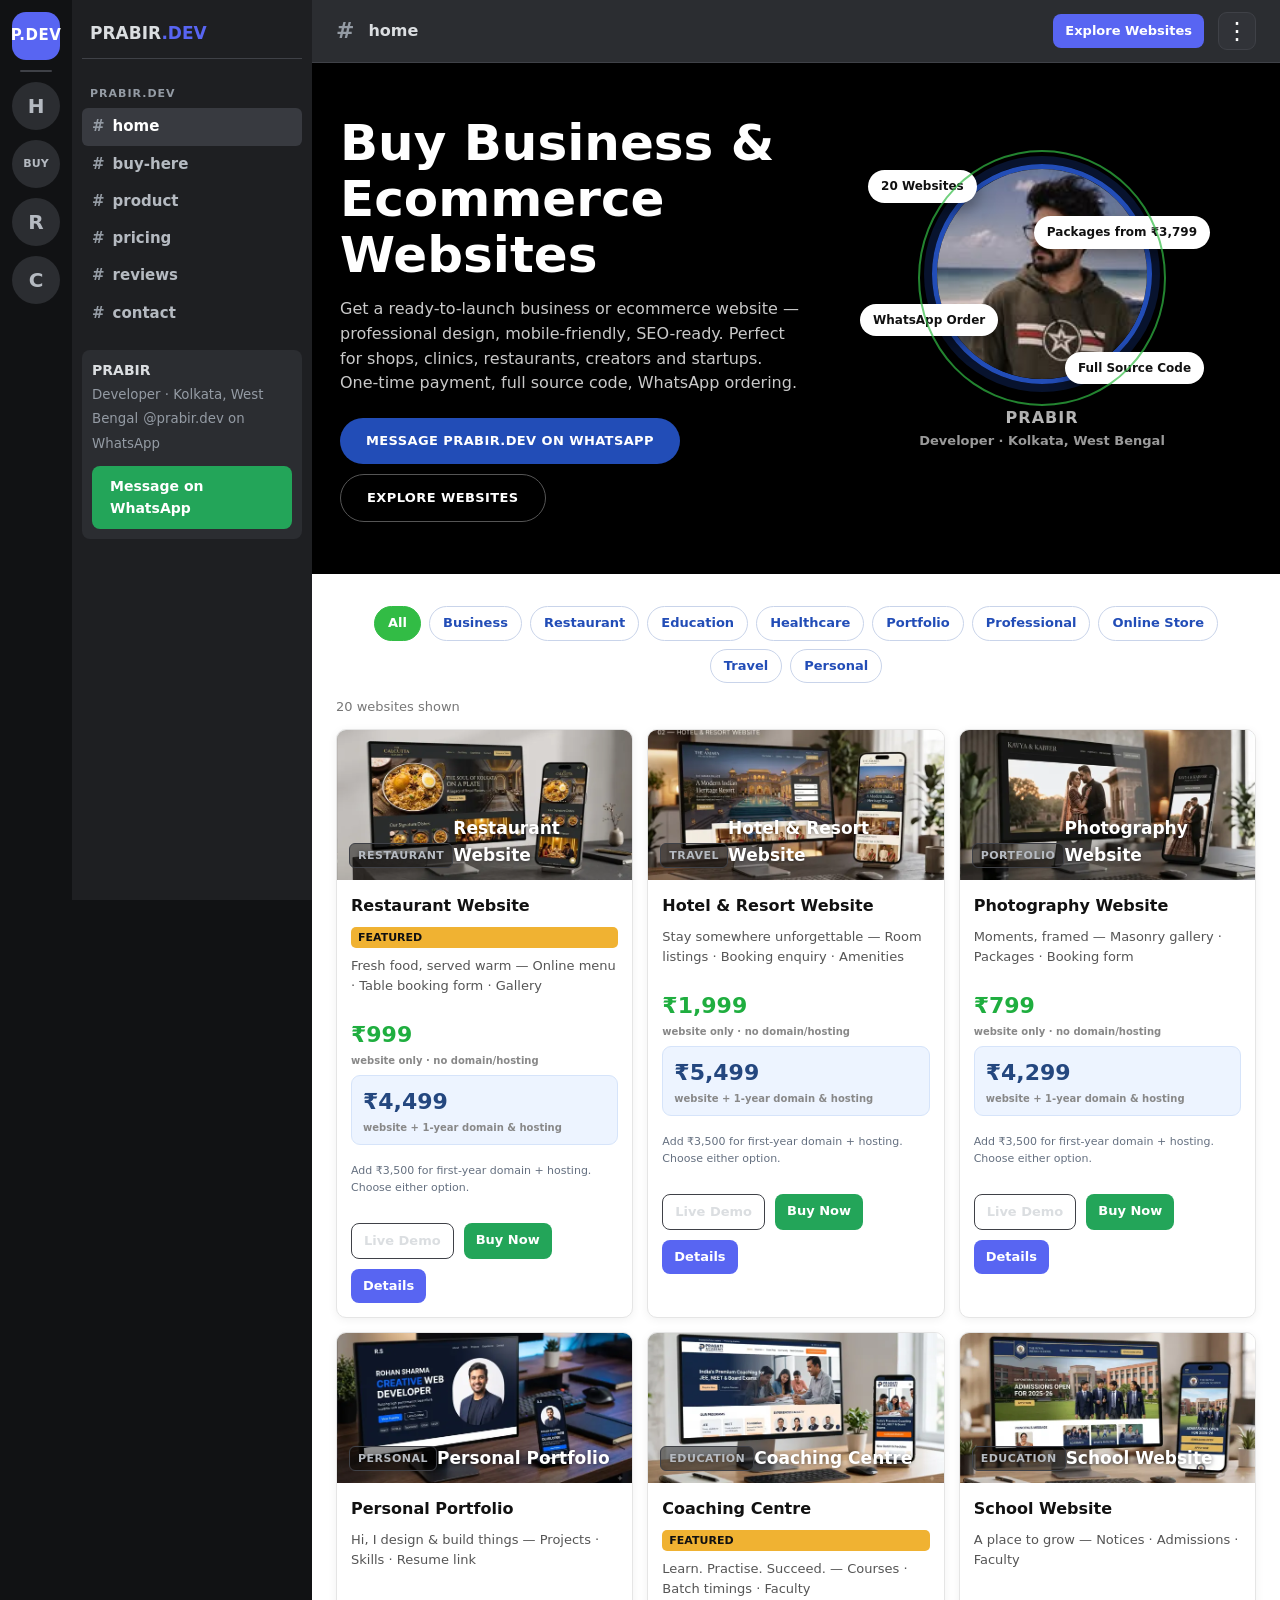
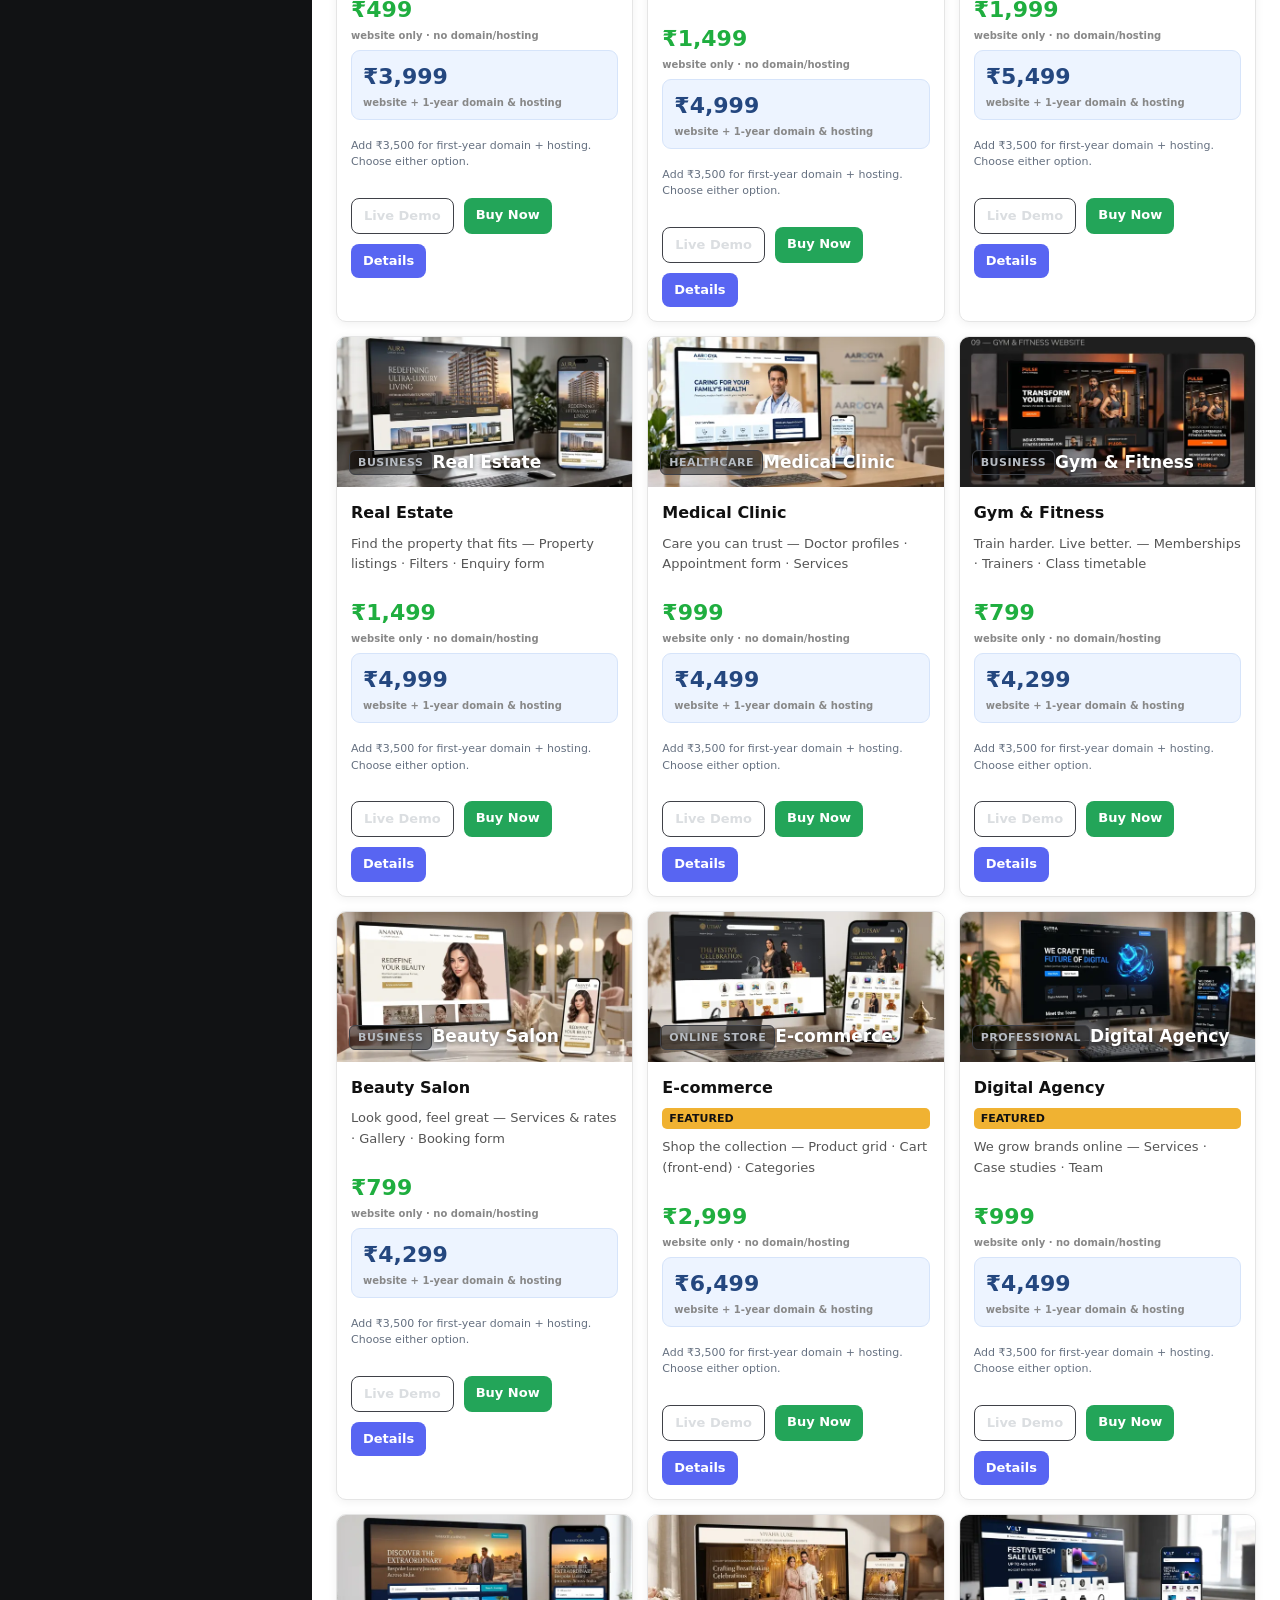
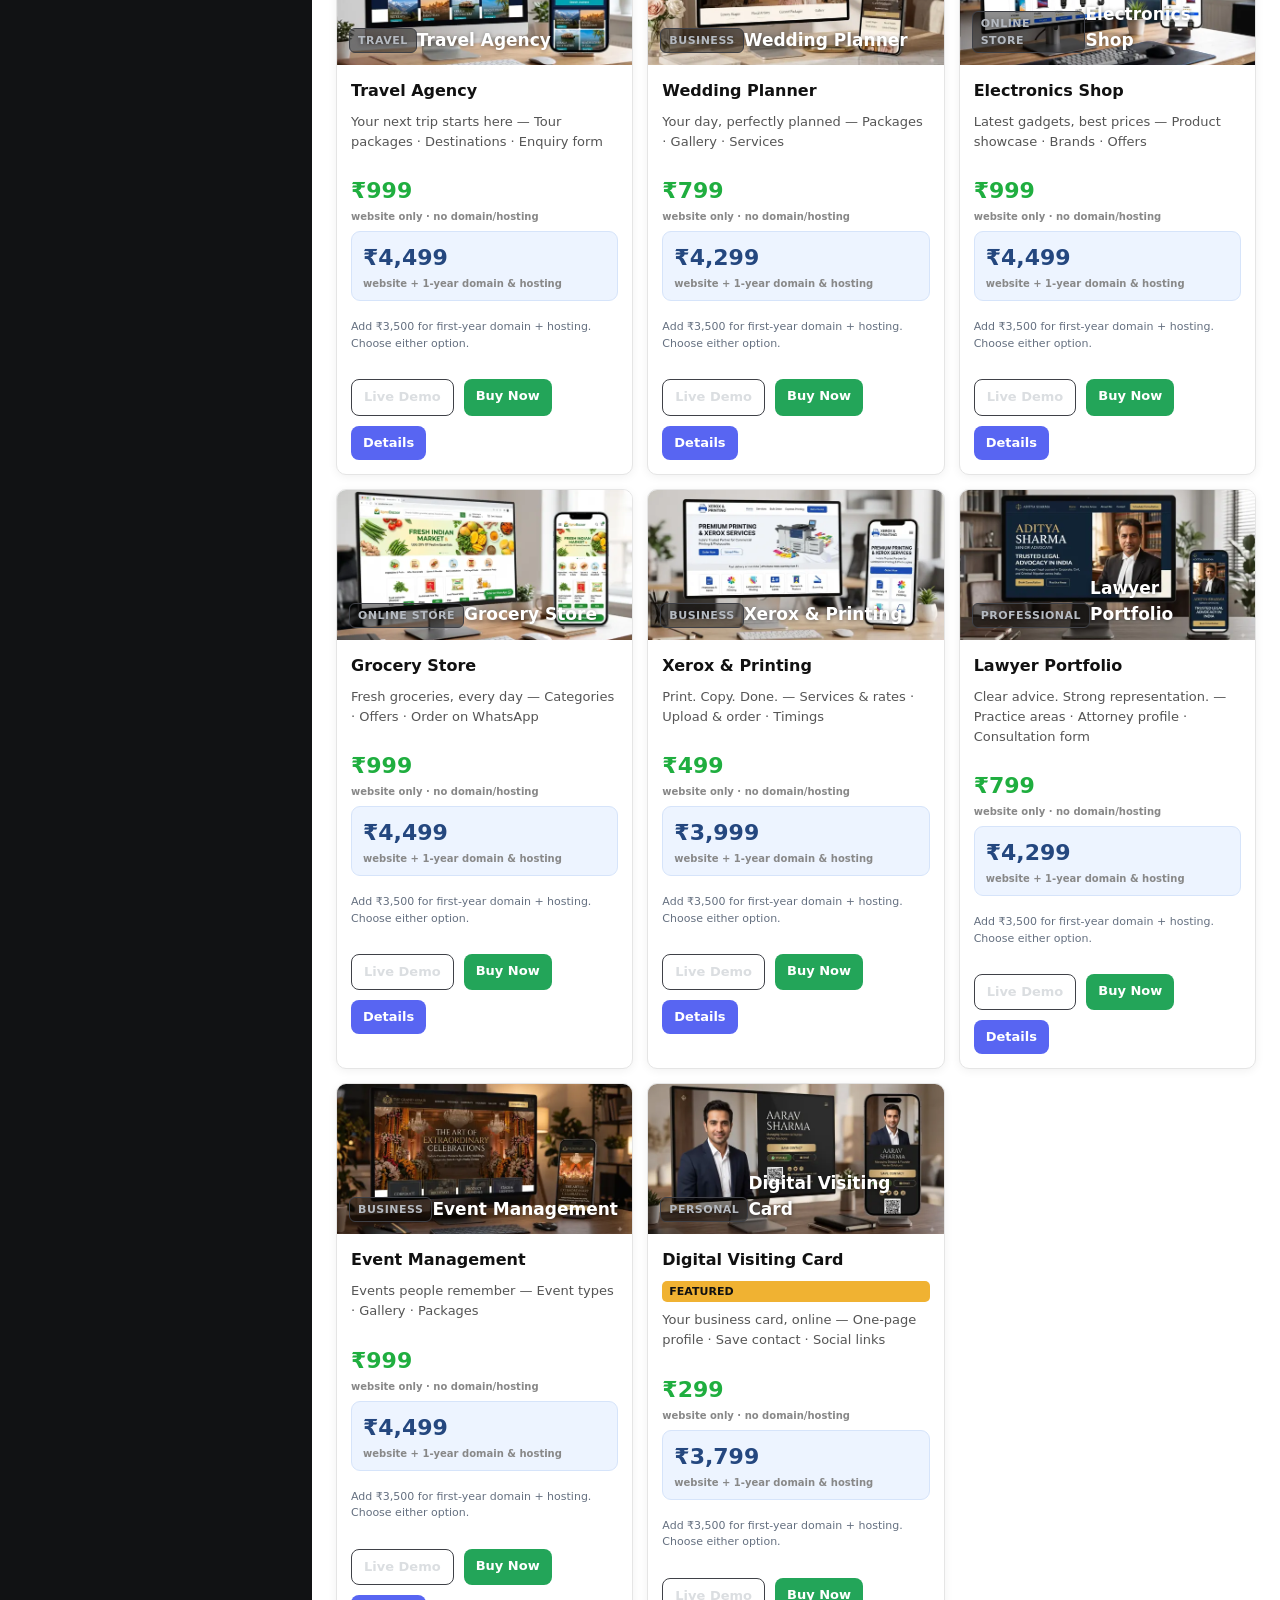
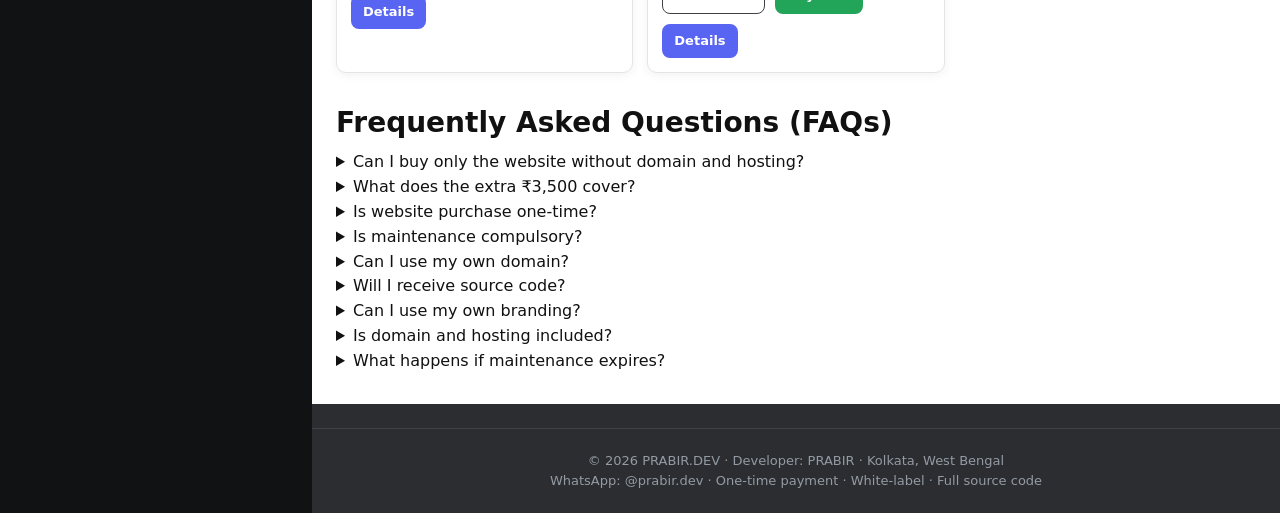
<file: index.html>
<!DOCTYPE html>
<html lang="en">
<head>
<meta charset="utf-8">
<meta name="viewport" content="width=device-width, initial-scale=1">
<title>PRABIR.DEV – Ready-Made Websites | Buy Here</title>
<meta name="description" content="PRABIR.DEV — 20 ready-made white-label websites. Optional first-year domain and hosting add-on. Full source code and WhatsApp ordering. Kolkata, West Bengal.">
<link rel="stylesheet" href="style.css">
<script src="https://accounts.google.com/gsi/client" async defer></script>
</head>
<body>
<div class="app">
  <!-- Server rail -->
  <nav class="rail" aria-label="Servers">
    <div class="rail-logo" data-route="#/home" title="PRABIR.DEV home">P.DEV</div>
    <div class="rail-sep"></div>
    <button class="rail-btn" data-route="#/home" title="Home">H</button>
    <button class="rail-btn" data-route="#/buy" title="Buy Here"><span>BUY</span></button>
    <button class="rail-btn" data-route="#/reviews" title="Reviews">R</button>
    <button class="rail-btn" data-route="#/contact" title="Contact">C</button>
  </nav>
  <!-- Channels sidebar -->
  <aside class="side">
    <h1>PRABIR<b>.DEV</b></h1>
    <h2>PRABIR.DEV</h2>
    <button class="chan" data-route="#/home"><span class="hash">#</span> home</button>
    <button class="chan" data-route="#/buy"><span class="hash">#</span> buy-here</button>
    <button class="chan" data-route="#/product"><span class="hash">#</span> product</button>
    <button class="chan" data-route="#/pricing"><span class="hash">#</span> pricing</button>
    <button class="chan" data-route="#/reviews"><span class="hash">#</span> reviews</button>
    <button class="chan" data-route="#/contact"><span class="hash">#</span> contact</button>
    <div class="me">
      <b>PRABIR</b>
      <small>Developer · Kolkata, West Bengal</small>
      <small>@prabir.dev on WhatsApp</small>
      <a class="btn green wa-btn" id="sideWa" href="https://wa.me/918777824316" target="_blank" rel="noopener">Message on WhatsApp</a>
    </div>
  </aside>
  <!-- Main -->
  <main class="main">
    <header class="topbar">
      <span class="hash">#</span>
      <h2 id="topTitle">home</h2>
      <span class="spacer"></span>
      <a class="btn small" href="#/buy">Explore Websites</a>
      <div class="more-wrap"><button class="more-btn" id="moreBtn" type="button" aria-label="More navigation" aria-expanded="false">⋮</button><div class="more-menu" id="moreMenu"><button data-route="#/home">Home</button><button data-route="#/buy">All Websites</button><button data-route="#/pricing">Pricing</button><button data-route="#/reviews">Reviews</button><button data-route="#/contact">Contact</button></div></div>
    </header>
    <div class="content">

      <!-- HOME — itheit-style shop landing: black hero + white grid + FAQ -->
      <div class="view" id="view-home">
        <div class="shop-hero">
          <div class="shop-hero-text">
            <h2>Buy Business &amp; Ecommerce Websites</h2>
            <p>Get a ready-to-launch business or ecommerce website — professional design, mobile-friendly, SEO-ready. Perfect for shops, clinics, restaurants, creators and startups. One-time payment, full source code, WhatsApp ordering.</p>
            <div class="btnrow">
              <a class="btn shop-cta" href="https://wa.me/918777824316?text=Hello%20PRABIR.DEV!%20I%20need%20a%20website.%20Please%20help%20me." target="_blank" rel="noopener">Message PRABIR.DEV on WhatsApp</a>
              <a class="btn shop-cta ghost-light" href="#/buy">Explore Websites</a>
            </div>
          </div>
          <div class="shop-hero-art">
            <div class="face-wrap">
              <img class="face-logo" src="[data-uri]" alt="Prabir — PRABIR.DEV">
              <span class="chip c1">20 Websites</span>
              <span class="chip c2">Packages from ₹3,799</span>
              <span class="chip c3">WhatsApp Order</span>
              <span class="chip c4">Full Source Code</span>
            </div>
            <p class="face-name">PRABIR <span>Developer · Kolkata, West Bengal</span></p>
          </div>
        </div>
        <section class="shop-section">
          <div class="pillrow shop-pills" id="homePills"></div>
          <p class="count" id="homeCount"></p>
          <div class="grid shop-grid" id="homeGrid"></div>
        </section>
        <section class="shop-section shop-faq">
          <h2>Frequently Asked Questions (FAQs)</h2>
          <div id="faqList"></div>
        </section>
      </div>

      <!-- BUY HERE / PRODUCT -->
      <div class="view" id="view-buy">
        <section class="block">
          <h2>Buy Here</h2>
          <p class="sub">Choose a product, see its live demo, then pay on WhatsApp. One-time payment, full source code included.</p>
          <div class="pillrow">
            <button class="pill active" id="pillProduct" type="button">Product</button>
            <button class="pill" id="pillPricing" type="button">Pricing</button>
          </div>
        </section>
        <section class="block">
          <h2>Product — Ready-Made Websites</h2>
          <p class="sub">20 templates · one-time price · white-label · full source code.</p>
          <div class="bar">
            <input type="search" id="searchQ" placeholder="Search websites…" aria-label="Search websites">
            <select id="catFilter" aria-label="Filter by category"></select>
            <select id="priceSort" aria-label="Sort by price">
              <option value="d">Default order</option>
              <option value="a">Price: Low to High</option>
              <option value="h">Price: High to Low</option>
              <option value="n">Latest</option>
            </select>
          </div>
          <div class="pillrow" id="catPills"></div>
          <p class="count" id="productCount"></p>
          <div class="grid" id="productGrid"></div>
        </section>
      </div>

      <!-- PRODUCT DETAIL -->
      <div class="view" id="view-product">
        <div id="detailBox"></div>
      </div>

      <!-- PRICING -->
      <div class="view" id="view-pricing">
        <section class="block">
          <h2>Website Pricing</h2>
          <p class="sub">দুটি পরিষ্কার অপশন: শুধু ওয়েবসাইট কিনলে আগের মূল দামই থাকবে। প্রথম ১ বছরের Domain + Hosting চাইলে সেই দামের সঙ্গে অতিরিক্ত ₹৩,৫০০ যোগ হবে।</p>
          <div class="card"><div id="priceTable"></div></div>
        </section>
        <section class="block">
          <h2>Website Update Services</h2>
          <p class="sub">ওয়েবসাইট কেনার পর আপডেট সার্ভিস ঐচ্ছিক। Free: প্রতি ৬ মাসে ১টি আপডেট · ₹১৯৯/মাস: ২টি আপডেট · ₹৩৯৯/মাস: ৪টি আপডেট · ₹৭৯৯/মাস: ১০টি আপডেট।</p>
          <div class="grid" id="planGrid"></div>
          <p class="sub" style="margin-top:14px">শর্ত: মাসিক প্ল্যানের আপডেট সেই মাসের মধ্যেই ব্যবহার করতে হবে; অব্যবহৃত আপডেট পরের মাসে জমা হবে না। Free প্ল্যানে ৬ মাসে ১টি ছোট আপডেট। বড় redesign, নতুন feature বা নতুন page আলাদা quotation-এ হবে। Domain/hosting কেনা বা update plan নেওয়া বাধ্যতামূলক নয়।</p>
        </section>
      </div>

      <!-- REVIEWS -->
      <div class="view" id="view-reviews">
        <section class="block">
          <h2>Reviews</h2>
          <p class="sub">What people say about PRABIR.DEV. Reviews are public — sign in with Google to post yours.</p>
          <div class="gsi-box">
            <p id="gsiNote">Sign in with Google to write a review. Your name will appear with your review.</p>
            <button class="google-btn" id="gsiButton" type="button"><span class="g"><b>G</b><b>o</b><b>o</b><b>g</b></span> Sign in with Google</button>
            <p class="demo-note" id="signedInAs"></p>
          </div>
          <p class="count" id="reviewCount"></p>
          <div id="reviewList"></div>
          <form class="review-form" id="reviewForm">
            <h3>Write a review</h3>
            <p class="demo-note">Google sign-in is required to post a review — your Google name will appear with your review. Reviews are stored in this browser for now; shared public reviews across all visitors need a backend.</p>
            <div class="row2">
              <div>
                <label for="revName">Your name</label>
                <input id="revName" name="name" placeholder="Your name" required>
              </div>
              <div>
                <label for="revStars">Star rating</label>
                <select id="revStars" name="stars">
                  <option value="5">5 stars — Excellent</option>
                  <option value="4">4 stars — Very good</option>
                  <option value="3">3 stars — Good</option>
                  <option value="2">2 stars — Fair</option>
                  <option value="1">1 star — Poor</option>
                </select>
              </div>
            </div>
            <label for="revText">Your review</label>
            <textarea id="revText" name="text" rows="4" placeholder="How was your website? Tell others…" required></textarea>
            <div class="btnrow"><button class="btn" type="submit" id="reviewSubmit">Post Review</button></div>
          </form>
        </section>
      </div>

      <!-- CONTACT -->
      <div class="view" id="view-contact">
        <section class="block">
          <h2>Contact PRABIR.DEV</h2>
          <p class="sub">Developer: PRABIR · WhatsApp Business: @prabir.dev · Kolkata, West Bengal.</p>
          <div class="card">
            <p>Fastest reply is on WhatsApp. Tell us which website you want and we will share payment details and delivery time.</p>
            <div class="btnrow">
              <a class="btn green" id="contactWa" href="https://wa.me/918777824316?text=Hello%20PRABIR.DEV!%20I%27d%20like%20to%20know%20more%20about%20your%20websites." target="_blank" rel="noopener">Message PRABIR.DEV on WhatsApp</a>
              <a class="btn ghost" href="#/buy">Browse Websites</a>
            </div>
          </div>
        </section>
      </div>

    </div>
    <nav class="mobile-bottom-nav" aria-label="Main navigation">
      <a href="#/home">⌂<span>Home</span></a>
      <a href="#/buy">▦<span>Websites</span></a>
      <a href="#/pricing">₹<span>Pricing</span></a>
      <a href="#/reviews">☆<span>Reviews</span></a>
      <a href="#/contact">•••<span>More</span></a>
    </nav>
    <footer class="site">
      <p>© <span class="yr">2026</span> PRABIR.DEV · Developer: PRABIR · Kolkata, West Bengal</p>
      <p>WhatsApp: @prabir.dev · One-time payment · White-label · Full source code</p>
    </footer>
  </main>
</div>
<script src="app.js"></script>
</body>
</html>
</file>
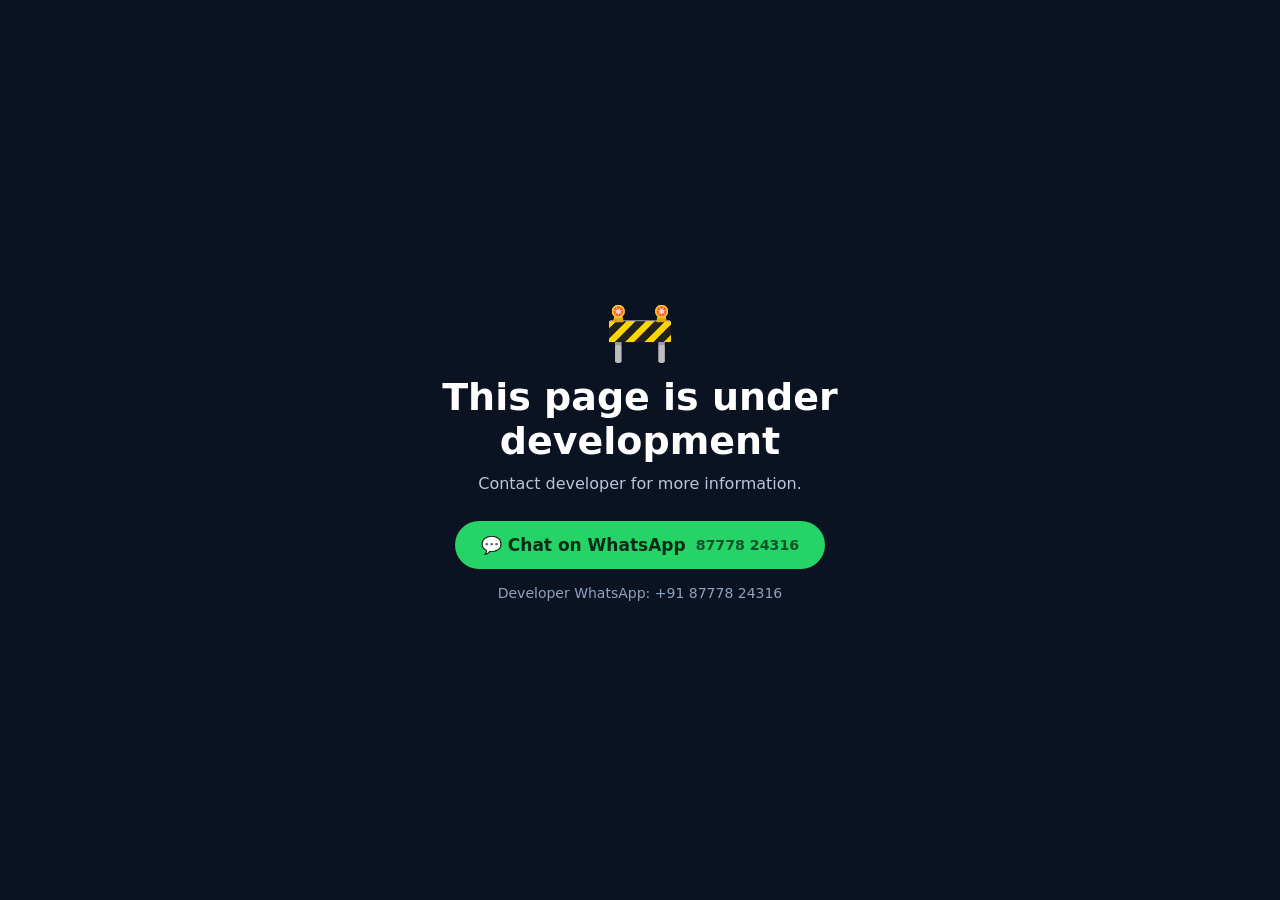
<file: demos/electronics/index.html>
<!doctype html>
<html lang="en">
<head>
<meta charset="utf-8">
<meta name="viewport" content="width=device-width,initial-scale=1">
<title>Under Development</title>
<style>
  *{box-sizing:border-box}
  body{margin:0;min-height:100vh;display:flex;align-items:center;justify-content:center;background:#0b1322;color:#fff;font-family:system-ui,"Noto Sans Bengali",Arial,sans-serif;padding:20px}
  .box{text-align:center;max-width:480px}
  .icon{font-size:56px;margin-bottom:8px}
  h1{font-size:clamp(26px,6vw,38px);margin:10px 0 8px}
  p{color:#b9c6dc;line-height:1.6;margin:6px 0 24px}
  a.wa{display:inline-flex;align-items:center;gap:10px;background:#25d366;color:#062b16;text-decoration:none;font-weight:800;font-size:17px;padding:14px 26px;border-radius:40px}
  a.wa small{font-weight:600;opacity:.75}
  .num{margin-top:16px;color:#8fa2bd;font-size:14px}
</style>
</head>
<body>
  <div class="box">
    <div class="icon">🚧</div>
    <h1>This page is under development</h1>
    <p>Contact developer for more information.</p>
    <a class="wa" href="https://wa.me/918777824316">💬 Chat on WhatsApp <small>87778 24316</small></a>
    <div class="num">Developer WhatsApp: +91 87778 24316</div>
  </div>
</body>
</html>
</file>
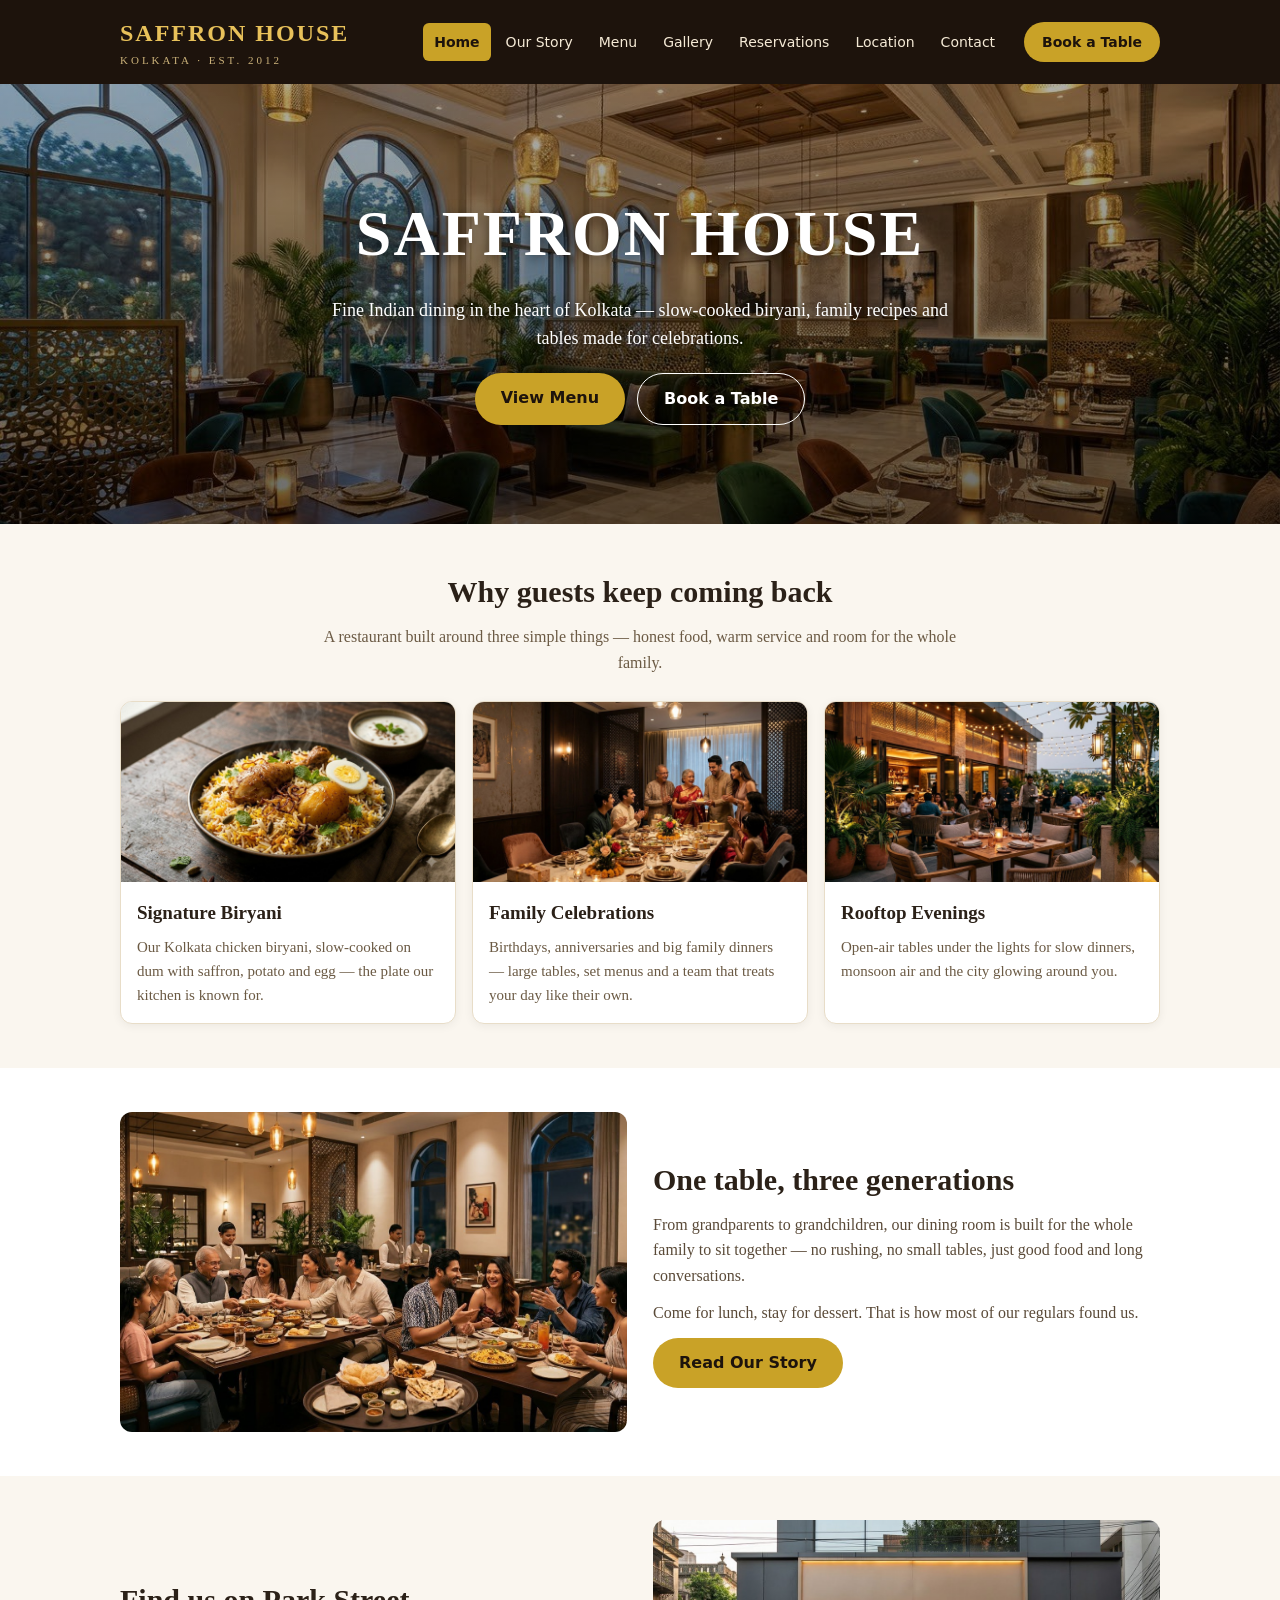
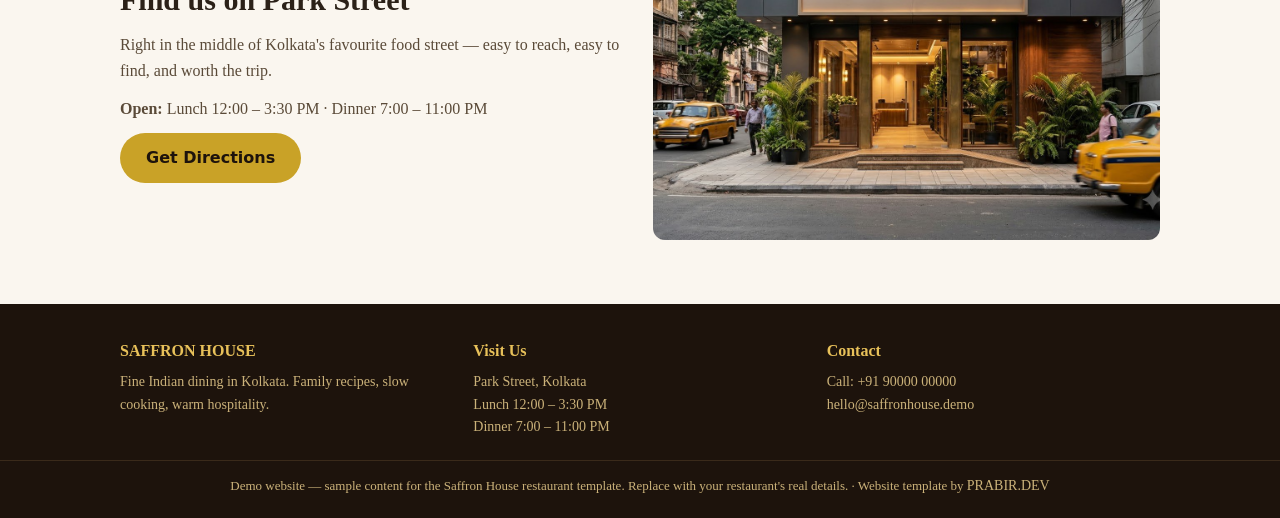
<file: demos/restaurant/index.html>
<!DOCTYPE html>
<html lang="en">
<head>
<meta charset="UTF-8">
<meta name="viewport" content="width=device-width, initial-scale=1.0">
<title>Saffron House — Fine Indian Dining, Kolkata</title>
<link rel="stylesheet" href="style.css">
</head>
<body>
<header class="site">
  <div class="topbar">
    <a class="brand" href="index.html">SAFFRON HOUSE<small>KOLKATA · EST. 2012</small></a>
    <nav class="main">
      <a href="index.html" class="active">Home</a>
      <a href="story.html">Our Story</a>
      <a href="menu.html">Menu</a>
      <a href="gallery.html">Gallery</a>
      <a href="reservations.html">Reservations</a>
      <a href="location.html">Location</a>
      <a href="contact.html">Contact</a>
    </nav>
    <a class="cta" href="reservations.html">Book a Table</a>
  </div>
</header>

<div class="hero">
  <img data-photo="interior" alt="Saffron House dining hall">
  <div class="hero-text">
    <h1>SAFFRON HOUSE</h1>
    <p>Fine Indian dining in the heart of Kolkata — slow-cooked biryani, family recipes and tables made for celebrations.</p>
    <div class="btnrow">
      <a class="btn" href="menu.html">View Menu</a>
      <a class="btn ghost" href="reservations.html">Book a Table</a>
    </div>
  </div>
</div>

<section>
  <div class="wrap">
    <h2>Why guests keep coming back</h2>
    <p class="lead">A restaurant built around three simple things — honest food, warm service and room for the whole family.</p>
    <div class="cards">
      <div class="card">
        <img data-photo="biryani" alt="Signature Kolkata chicken biryani">
        <div class="pad"><h3>Signature Biryani</h3><p>Our Kolkata chicken biryani, slow-cooked on dum with saffron, potato and egg — the plate our kitchen is known for.</p></div>
      </div>
      <div class="card">
        <img data-photo="birthday" alt="Family birthday dinner at Saffron House">
        <div class="pad"><h3>Family Celebrations</h3><p>Birthdays, anniversaries and big family dinners — large tables, set menus and a team that treats your day like their own.</p></div>
      </div>
      <div class="card">
        <img data-photo="rooftop" alt="Rooftop dining in the evening">
        <div class="pad"><h3>Rooftop Evenings</h3><p>Open-air tables under the lights for slow dinners, monsoon air and the city glowing around you.</p></div>
      </div>
    </div>
  </div>
</section>

<section style="background:#fff">
  <div class="wrap split">
    <img data-photo="dinner" alt="Family dinner at Saffron House">
    <div>
      <h2>One table, three generations</h2>
      <p>From grandparents to grandchildren, our dining room is built for the whole family to sit together — no rushing, no small tables, just good food and long conversations.</p>
      <p>Come for lunch, stay for dessert. That is how most of our regulars found us.</p>
      <a class="btn" href="story.html">Read Our Story</a>
    </div>
  </div>
</section>

<section>
  <div class="wrap split">
    <div>
      <h2>Find us on Park Street</h2>
      <p>Right in the middle of Kolkata's favourite food street — easy to reach, easy to find, and worth the trip.</p>
      <p><b>Open:</b> Lunch 12:00 – 3:30 PM · Dinner 7:00 – 11:00 PM</p>
      <a class="btn" href="location.html">Get Directions</a>
    </div>
    <img data-photo="exterior" alt="Saffron House entrance, Park Street Kolkata">
  </div>
</section>

<footer class="site">
  <div class="wrap cols">
    <div><h4>SAFFRON HOUSE</h4><p>Fine Indian dining in Kolkata. Family recipes, slow cooking, warm hospitality.</p></div>
    <div><h4>Visit Us</h4><p>Park Street, Kolkata<br>Lunch 12:00 – 3:30 PM<br>Dinner 7:00 – 11:00 PM</p></div>
    <div><h4>Contact</h4><p>Call: +91 90000 00000<br>hello@saffronhouse.demo</p></div>
  </div>
  <p class="fine">Demo website — sample content for the Saffron House restaurant template. Replace with your restaurant's real details. · Website template by <a href="../../index.html">PRABIR.DEV</a></p>
</footer>
<script src="photos.js"></script>
<script>
(function(){function fill(){if(!window.RESTO_PHOTOS)return false;document.querySelectorAll("[data-photo]").forEach(function(im){var k=im.getAttribute("data-photo");if(RESTO_PHOTOS[k])im.src=RESTO_PHOTOS[k];});return true;}if(!fill()){var t=setInterval(function(){if(fill())clearInterval(t);},100);setTimeout(function(){clearInterval(t);},5000);}})();
</script>
</body>
</html>
</file>
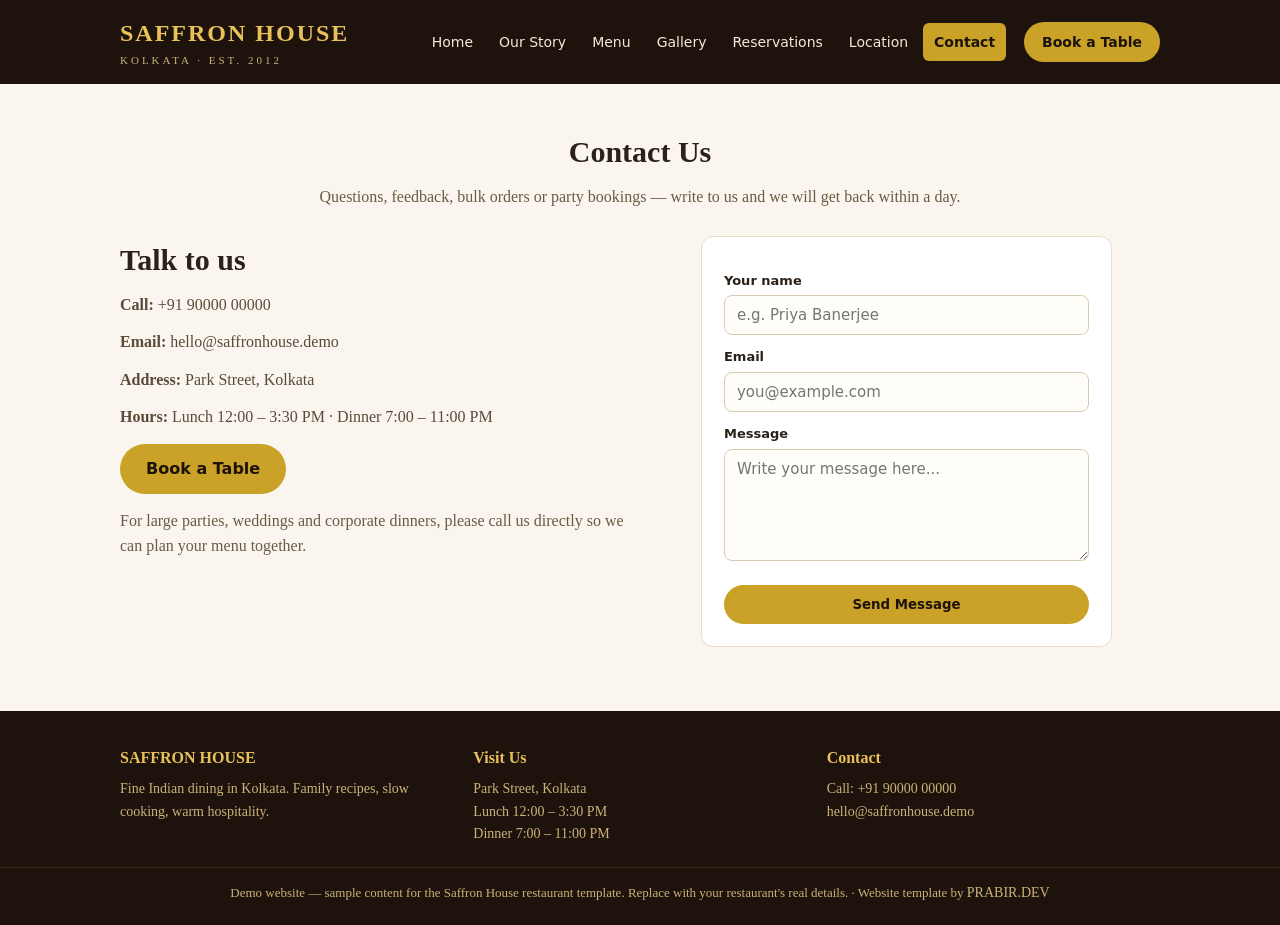
<file: demos/restaurant/contact.html>
<!DOCTYPE html>
<html lang="en">
<head>
<meta charset="UTF-8">
<meta name="viewport" content="width=device-width, initial-scale=1.0">
<title>Contact — Saffron House, Kolkata</title>
<link rel="stylesheet" href="style.css">
</head>
<body>
<header class="site">
  <div class="topbar">
    <a class="brand" href="index.html">SAFFRON HOUSE<small>KOLKATA · EST. 2012</small></a>
    <nav class="main">
      <a href="index.html">Home</a>
      <a href="story.html">Our Story</a>
      <a href="menu.html">Menu</a>
      <a href="gallery.html">Gallery</a>
      <a href="reservations.html">Reservations</a>
      <a href="location.html">Location</a>
      <a href="contact.html" class="active">Contact</a>
    </nav>
    <a class="cta" href="reservations.html">Book a Table</a>
  </div>
</header>

<section>
  <div class="wrap">
    <h2>Contact Us</h2>
    <p class="lead">Questions, feedback, bulk orders or party bookings — write to us and we will get back within a day.</p>
    <div class="split" style="align-items:start">
      <div>
        <h2 style="text-align:left">Talk to us</h2>
        <p><b>Call:</b> +91 90000 00000</p>
        <p><b>Email:</b> hello@saffronhouse.demo</p>
        <p><b>Address:</b> Park Street, Kolkata</p>
        <p><b>Hours:</b> Lunch 12:00 – 3:30 PM · Dinner 7:00 – 11:00 PM</p>
        <p style="margin-top:14px"><a class="btn" href="reservations.html">Book a Table</a></p>
        <p style="margin-top:14px;color:#6b5a44">For large parties, weddings and corporate dinners, please call us directly so we can plan your menu together.</p>
      </div>
      <form class="book" id="contactForm">
        <label for="cname">Your name</label>
        <input id="cname" type="text" placeholder="e.g. Priya Banerjee" required>
        <label for="cemail">Email</label>
        <input id="cemail" type="email" placeholder="you@example.com" required>
        <label for="cmsg">Message</label>
        <textarea id="cmsg" rows="5" placeholder="Write your message here..." required></textarea>
        <button class="btn" type="submit">Send Message</button>
        <div class="note" id="contactNote"></div>
      </form>
    </div>
  </div>
</section>

<footer class="site">
  <div class="wrap cols">
    <div><h4>SAFFRON HOUSE</h4><p>Fine Indian dining in Kolkata. Family recipes, slow cooking, warm hospitality.</p></div>
    <div><h4>Visit Us</h4><p>Park Street, Kolkata<br>Lunch 12:00 – 3:30 PM<br>Dinner 7:00 – 11:00 PM</p></div>
    <div><h4>Contact</h4><p>Call: +91 90000 00000<br>hello@saffronhouse.demo</p></div>
  </div>
  <p class="fine">Demo website — sample content for the Saffron House restaurant template. Replace with your restaurant's real details. · Website template by <a href="../../index.html">PRABIR.DEV</a></p>
</footer>
<script src="photos.js"></script>
<script>
(function(){function fill(){if(!window.RESTO_PHOTOS)return false;document.querySelectorAll("[data-photo]").forEach(function(im){var k=im.getAttribute("data-photo");if(RESTO_PHOTOS[k])im.src=RESTO_PHOTOS[k];});return true;}if(!fill()){var t=setInterval(function(){if(fill())clearInterval(t);},100);setTimeout(function(){clearInterval(t);},5000);}})();
document.getElementById("contactForm").addEventListener("submit",function(e){
  e.preventDefault();
  var note=document.getElementById("contactNote");
  note.textContent="Thank you, "+document.getElementById("cname").value+"! Your message has been received. We will reply within a day. (Demo — no real message is sent.)";
  note.style.display="block";
  note.scrollIntoView({behavior:"smooth",block:"center"});
});
</script>
</body>
</html>
</file>
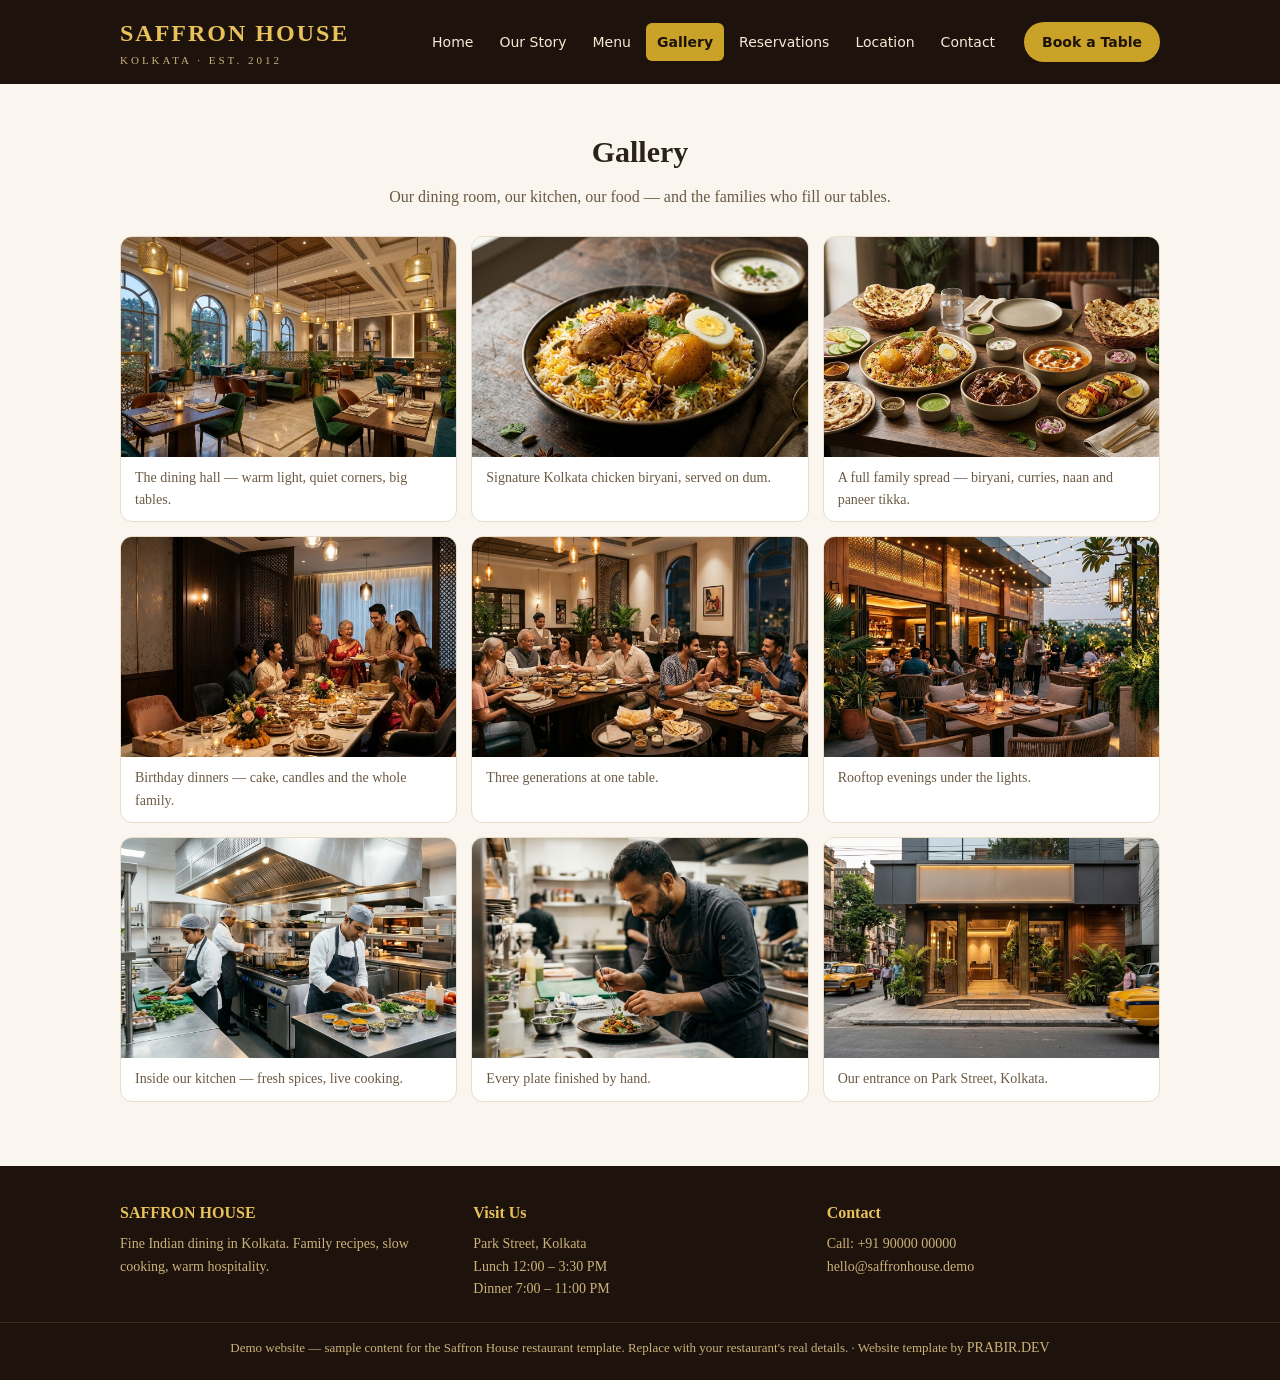
<file: demos/restaurant/gallery.html>
<!DOCTYPE html>
<html lang="en">
<head>
<meta charset="UTF-8">
<meta name="viewport" content="width=device-width, initial-scale=1.0">
<title>Gallery — Saffron House, Kolkata</title>
<link rel="stylesheet" href="style.css">
</head>
<body>
<header class="site">
  <div class="topbar">
    <a class="brand" href="index.html">SAFFRON HOUSE<small>KOLKATA · EST. 2012</small></a>
    <nav class="main">
      <a href="index.html">Home</a>
      <a href="story.html">Our Story</a>
      <a href="menu.html">Menu</a>
      <a href="gallery.html" class="active">Gallery</a>
      <a href="reservations.html">Reservations</a>
      <a href="location.html">Location</a>
      <a href="contact.html">Contact</a>
    </nav>
    <a class="cta" href="reservations.html">Book a Table</a>
  </div>
</header>

<section>
  <div class="wrap">
    <h2>Gallery</h2>
    <p class="lead">Our dining room, our kitchen, our food — and the families who fill our tables.</p>
    <div class="gallery-grid">
      <figure><img data-photo="interior" alt="Elegant dining hall"><figcaption>The dining hall — warm light, quiet corners, big tables.</figcaption></figure>
      <figure><img data-photo="biryani" alt="Kolkata chicken biryani"><figcaption>Signature Kolkata chicken biryani, served on dum.</figcaption></figure>
      <figure><img data-photo="spread" alt="Full Indian food spread"><figcaption>A full family spread — biryani, curries, naan and paneer tikka.</figcaption></figure>
      <figure><img data-photo="birthday" alt="Birthday celebration dinner"><figcaption>Birthday dinners — cake, candles and the whole family.</figcaption></figure>
      <figure><img data-photo="dinner" alt="Family dinner together"><figcaption>Three generations at one table.</figcaption></figure>
      <figure><img data-photo="rooftop" alt="Rooftop dining in the evening"><figcaption>Rooftop evenings under the lights.</figcaption></figure>
      <figure><img data-photo="kitchen" alt="Chefs cooking in the kitchen"><figcaption>Inside our kitchen — fresh spices, live cooking.</figcaption></figure>
      <figure><img data-photo="chef" alt="Chef plating a dish"><figcaption>Every plate finished by hand.</figcaption></figure>
      <figure><img data-photo="exterior" alt="Restaurant entrance on Park Street"><figcaption>Our entrance on Park Street, Kolkata.</figcaption></figure>
    </div>
  </div>
</section>

<footer class="site">
  <div class="wrap cols">
    <div><h4>SAFFRON HOUSE</h4><p>Fine Indian dining in Kolkata. Family recipes, slow cooking, warm hospitality.</p></div>
    <div><h4>Visit Us</h4><p>Park Street, Kolkata<br>Lunch 12:00 – 3:30 PM<br>Dinner 7:00 – 11:00 PM</p></div>
    <div><h4>Contact</h4><p>Call: +91 90000 00000<br>hello@saffronhouse.demo</p></div>
  </div>
  <p class="fine">Demo website — sample content for the Saffron House restaurant template. Replace with your restaurant's real details. · Website template by <a href="../../index.html">PRABIR.DEV</a></p>
</footer>
<script src="photos.js"></script>
<script>
(function(){function fill(){if(!window.RESTO_PHOTOS)return false;document.querySelectorAll("[data-photo]").forEach(function(im){var k=im.getAttribute("data-photo");if(RESTO_PHOTOS[k])im.src=RESTO_PHOTOS[k];});return true;}if(!fill()){var t=setInterval(function(){if(fill())clearInterval(t);},100);setTimeout(function(){clearInterval(t);},5000);}})();
</script>
</body>
</html>
</file>
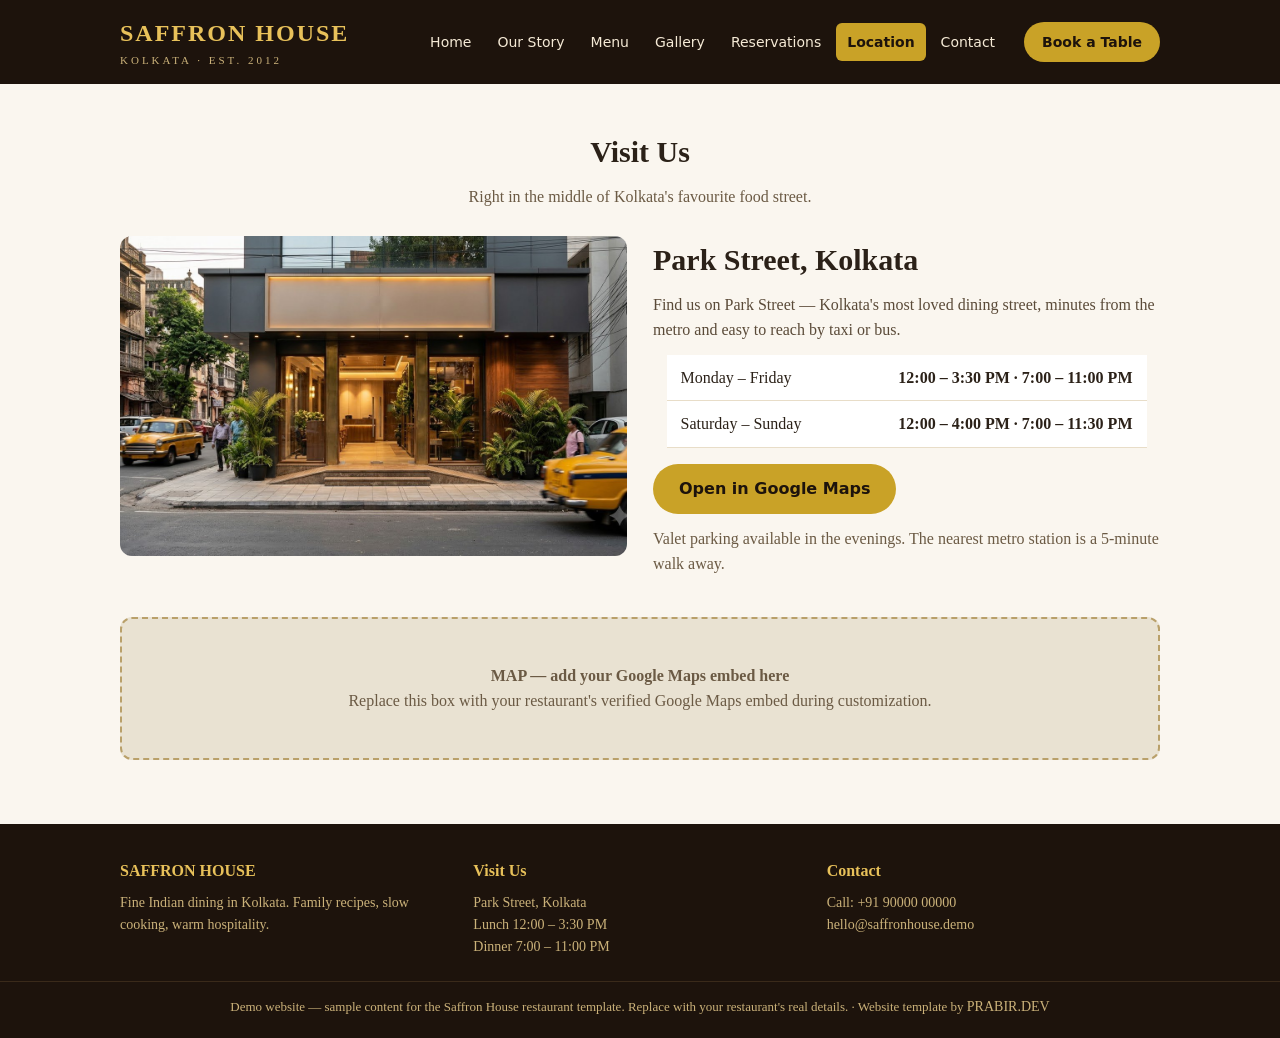
<file: demos/restaurant/location.html>
<!DOCTYPE html>
<html lang="en">
<head>
<meta charset="UTF-8">
<meta name="viewport" content="width=device-width, initial-scale=1.0">
<title>Location — Saffron House, Kolkata</title>
<link rel="stylesheet" href="style.css">
</head>
<body>
<header class="site">
  <div class="topbar">
    <a class="brand" href="index.html">SAFFRON HOUSE<small>KOLKATA · EST. 2012</small></a>
    <nav class="main">
      <a href="index.html">Home</a>
      <a href="story.html">Our Story</a>
      <a href="menu.html">Menu</a>
      <a href="gallery.html">Gallery</a>
      <a href="reservations.html">Reservations</a>
      <a href="location.html" class="active">Location</a>
      <a href="contact.html">Contact</a>
    </nav>
    <a class="cta" href="reservations.html">Book a Table</a>
  </div>
</header>

<section>
  <div class="wrap">
    <h2>Visit Us</h2>
    <p class="lead">Right in the middle of Kolkata's favourite food street.</p>
    <div class="split" style="align-items:start">
      <img data-photo="exterior" alt="Saffron House entrance, Park Street Kolkata">
      <div>
        <h2 style="text-align:left">Park Street, Kolkata</h2>
        <p>Find us on Park Street — Kolkata's most loved dining street, minutes from the metro and easy to reach by taxi or bus.</p>
        <table class="hours">
          <tr><td>Monday – Friday</td><td>12:00 – 3:30 PM · 7:00 – 11:00 PM</td></tr>
          <tr><td>Saturday – Sunday</td><td>12:00 – 4:00 PM · 7:00 – 11:30 PM</td></tr>
        </table>
        <p style="margin-top:16px"><a class="btn" href="https://maps.google.com/?q=Park+Street+Kolkata" target="_blank" rel="noopener">Open in Google Maps</a></p>
        <p style="margin-top:10px;color:#6b5a44">Valet parking available in the evenings. The nearest metro station is a 5-minute walk away.</p>
      </div>
    </div>
    <div class="mapbox" style="margin-top:28px">
      <b>MAP — add your Google Maps embed here</b>
      <p>Replace this box with your restaurant's verified Google Maps embed during customization.</p>
    </div>
  </div>
</section>

<footer class="site">
  <div class="wrap cols">
    <div><h4>SAFFRON HOUSE</h4><p>Fine Indian dining in Kolkata. Family recipes, slow cooking, warm hospitality.</p></div>
    <div><h4>Visit Us</h4><p>Park Street, Kolkata<br>Lunch 12:00 – 3:30 PM<br>Dinner 7:00 – 11:00 PM</p></div>
    <div><h4>Contact</h4><p>Call: +91 90000 00000<br>hello@saffronhouse.demo</p></div>
  </div>
  <p class="fine">Demo website — sample content for the Saffron House restaurant template. Replace with your restaurant's real details. · Website template by <a href="../../index.html">PRABIR.DEV</a></p>
</footer>
<script src="photos.js"></script>
<script>
(function(){function fill(){if(!window.RESTO_PHOTOS)return false;document.querySelectorAll("[data-photo]").forEach(function(im){var k=im.getAttribute("data-photo");if(RESTO_PHOTOS[k])im.src=RESTO_PHOTOS[k];});return true;}if(!fill()){var t=setInterval(function(){if(fill())clearInterval(t);},100);setTimeout(function(){clearInterval(t);},5000);}})();
</script>
</body>
</html>
</file>
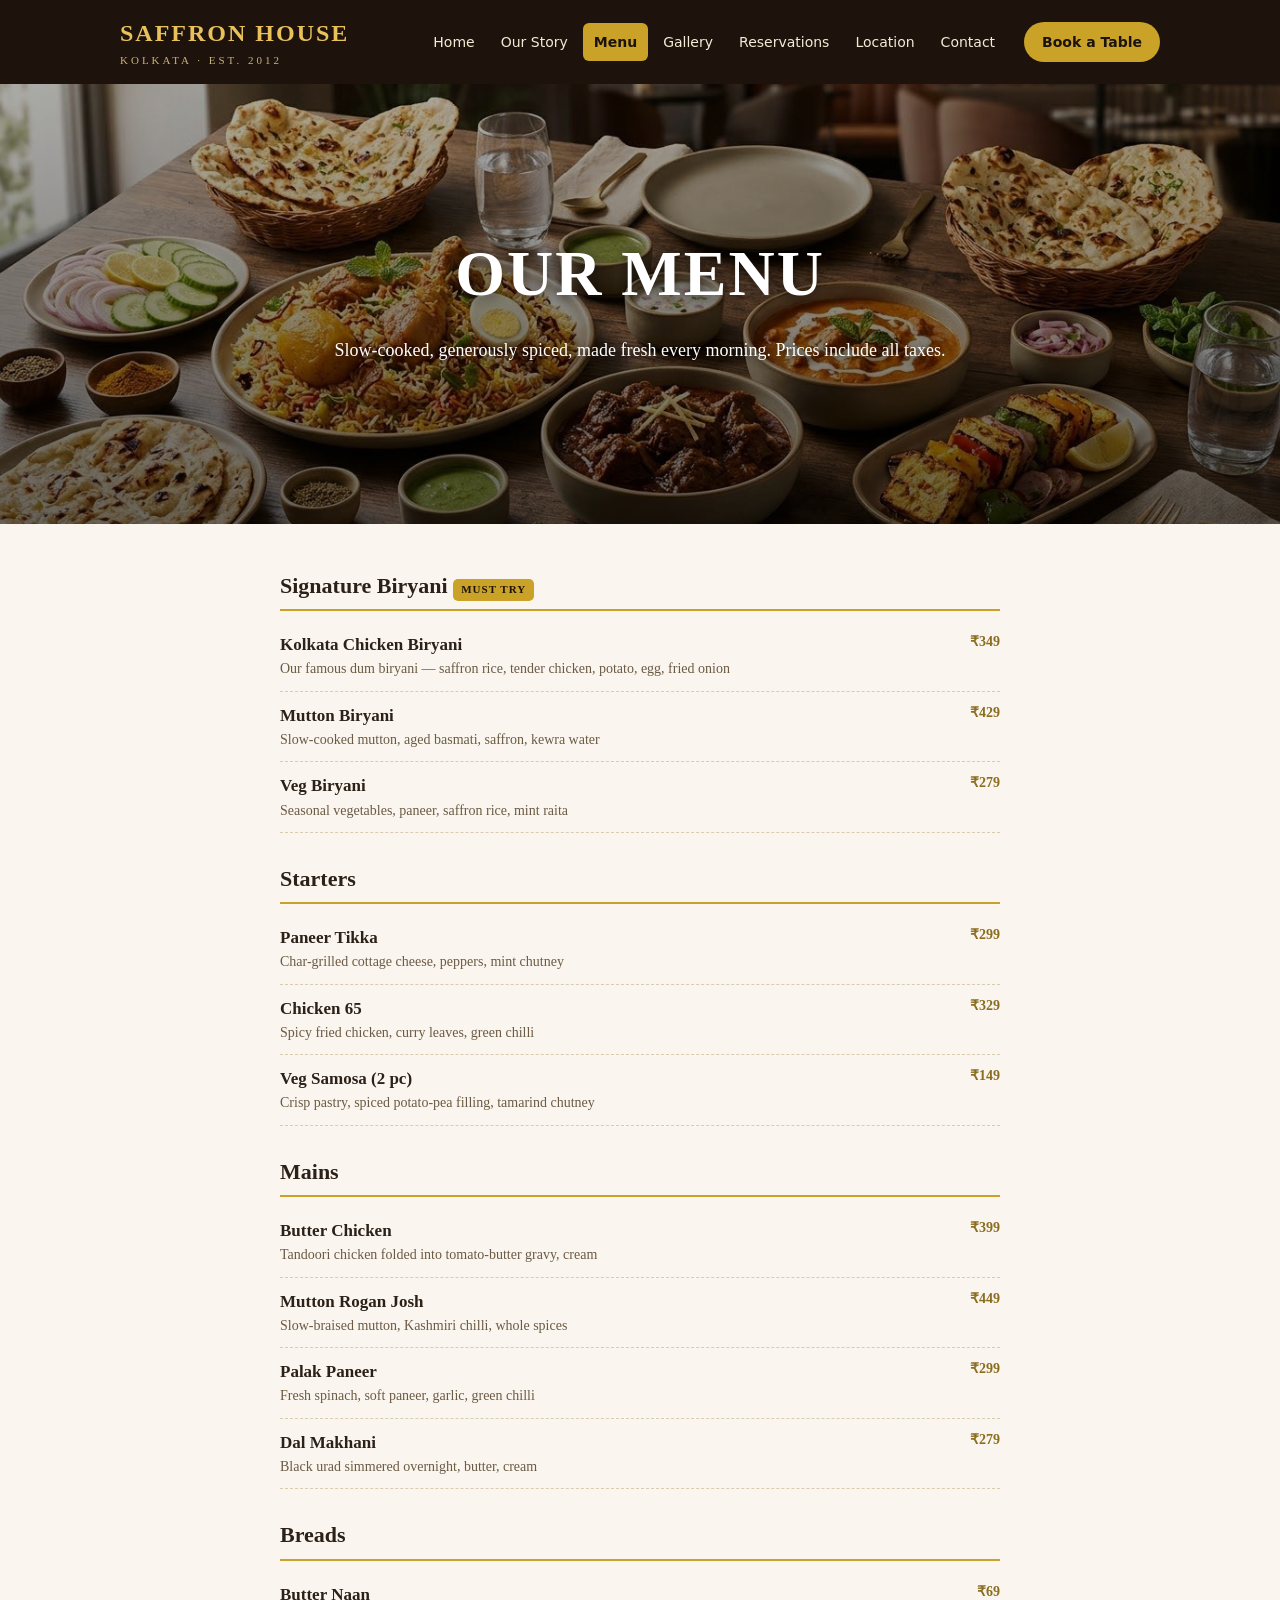
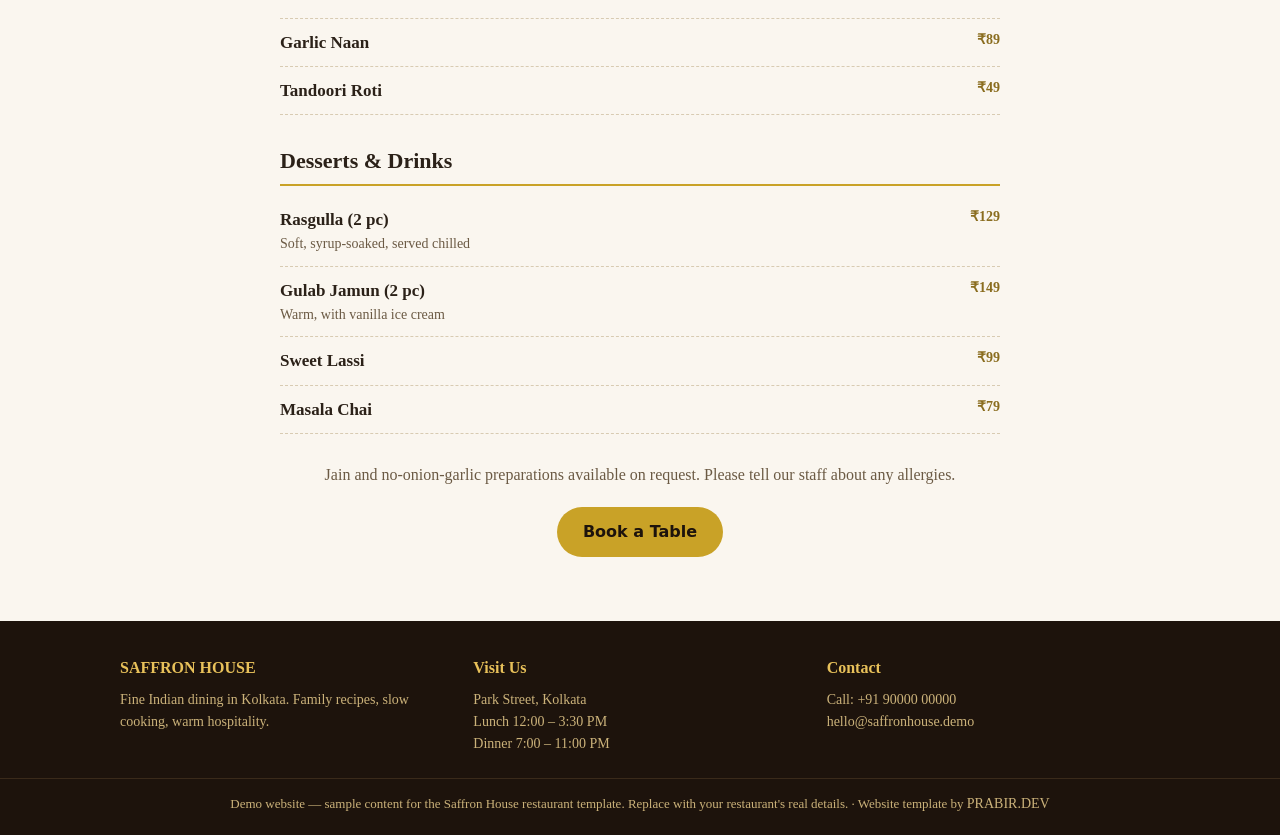
<file: demos/restaurant/menu.html>
<!DOCTYPE html>
<html lang="en">
<head>
<meta charset="UTF-8">
<meta name="viewport" content="width=device-width, initial-scale=1.0">
<title>Menu — Saffron House, Kolkata</title>
<link rel="stylesheet" href="style.css">
</head>
<body>
<header class="site">
  <div class="topbar">
    <a class="brand" href="index.html">SAFFRON HOUSE<small>KOLKATA · EST. 2012</small></a>
    <nav class="main">
      <a href="index.html">Home</a>
      <a href="story.html">Our Story</a>
      <a href="menu.html" class="active">Menu</a>
      <a href="gallery.html">Gallery</a>
      <a href="reservations.html">Reservations</a>
      <a href="location.html">Location</a>
      <a href="contact.html">Contact</a>
    </nav>
    <a class="cta" href="reservations.html">Book a Table</a>
  </div>
</header>

<div class="hero">
  <img data-photo="spread" alt="Saffron House food spread">
  <div class="hero-text">
    <h1>OUR MENU</h1>
    <p>Slow-cooked, generously spiced, made fresh every morning. Prices include all taxes.</p>
  </div>
</div>

<section>
  <div class="wrap" style="max-width:760px">
    <div class="menu-group">
      <h3>Signature Biryani <span class="tag">MUST TRY</span></h3>
      <div class="dish"><div><b>Kolkata Chicken Biryani</b><span>Our famous dum biryani — saffron rice, tender chicken, potato, egg, fried onion</span></div><span class="price">₹349</span></div>
      <div class="dish"><div><b>Mutton Biryani</b><span>Slow-cooked mutton, aged basmati, saffron, kewra water</span></div><span class="price">₹429</span></div>
      <div class="dish"><div><b>Veg Biryani</b><span>Seasonal vegetables, paneer, saffron rice, mint raita</span></div><span class="price">₹279</span></div>
    </div>
    <div class="menu-group">
      <h3>Starters</h3>
      <div class="dish"><div><b>Paneer Tikka</b><span>Char-grilled cottage cheese, peppers, mint chutney</span></div><span class="price">₹299</span></div>
      <div class="dish"><div><b>Chicken 65</b><span>Spicy fried chicken, curry leaves, green chilli</span></div><span class="price">₹329</span></div>
      <div class="dish"><div><b>Veg Samosa (2 pc)</b><span>Crisp pastry, spiced potato-pea filling, tamarind chutney</span></div><span class="price">₹149</span></div>
    </div>
    <div class="menu-group">
      <h3>Mains</h3>
      <div class="dish"><div><b>Butter Chicken</b><span>Tandoori chicken folded into tomato-butter gravy, cream</span></div><span class="price">₹399</span></div>
      <div class="dish"><div><b>Mutton Rogan Josh</b><span>Slow-braised mutton, Kashmiri chilli, whole spices</span></div><span class="price">₹449</span></div>
      <div class="dish"><div><b>Palak Paneer</b><span>Fresh spinach, soft paneer, garlic, green chilli</span></div><span class="price">₹299</span></div>
      <div class="dish"><div><b>Dal Makhani</b><span>Black urad simmered overnight, butter, cream</span></div><span class="price">₹279</span></div>
    </div>
    <div class="menu-group">
      <h3>Breads</h3>
      <div class="dish"><div><b>Butter Naan</b></div><span class="price">₹69</span></div>
      <div class="dish"><div><b>Garlic Naan</b></div><span class="price">₹89</span></div>
      <div class="dish"><div><b>Tandoori Roti</b></div><span class="price">₹49</span></div>
    </div>
    <div class="menu-group">
      <h3>Desserts &amp; Drinks</h3>
      <div class="dish"><div><b>Rasgulla (2 pc)</b><span>Soft, syrup-soaked, served chilled</span></div><span class="price">₹129</span></div>
      <div class="dish"><div><b>Gulab Jamun (2 pc)</b><span>Warm, with vanilla ice cream</span></div><span class="price">₹149</span></div>
      <div class="dish"><div><b>Sweet Lassi</b></div><span class="price">₹99</span></div>
      <div class="dish"><div><b>Masala Chai</b></div><span class="price">₹79</span></div>
    </div>
    <p style="text-align:center;color:#6b5a44">Jain and no-onion-garlic preparations available on request. Please tell our staff about any allergies.</p>
    <div style="text-align:center;margin-top:20px"><a class="btn" href="reservations.html">Book a Table</a></div>
  </div>
</section>

<footer class="site">
  <div class="wrap cols">
    <div><h4>SAFFRON HOUSE</h4><p>Fine Indian dining in Kolkata. Family recipes, slow cooking, warm hospitality.</p></div>
    <div><h4>Visit Us</h4><p>Park Street, Kolkata<br>Lunch 12:00 – 3:30 PM<br>Dinner 7:00 – 11:00 PM</p></div>
    <div><h4>Contact</h4><p>Call: +91 90000 00000<br>hello@saffronhouse.demo</p></div>
  </div>
  <p class="fine">Demo website — sample content for the Saffron House restaurant template. Replace with your restaurant's real details. · Website template by <a href="../../index.html">PRABIR.DEV</a></p>
</footer>
<script src="photos.js"></script>
<script>
(function(){function fill(){if(!window.RESTO_PHOTOS)return false;document.querySelectorAll("[data-photo]").forEach(function(im){var k=im.getAttribute("data-photo");if(RESTO_PHOTOS[k])im.src=RESTO_PHOTOS[k];});return true;}if(!fill()){var t=setInterval(function(){if(fill())clearInterval(t);},100);setTimeout(function(){clearInterval(t);},5000);}})();
</script>
</body>
</html>
</file>
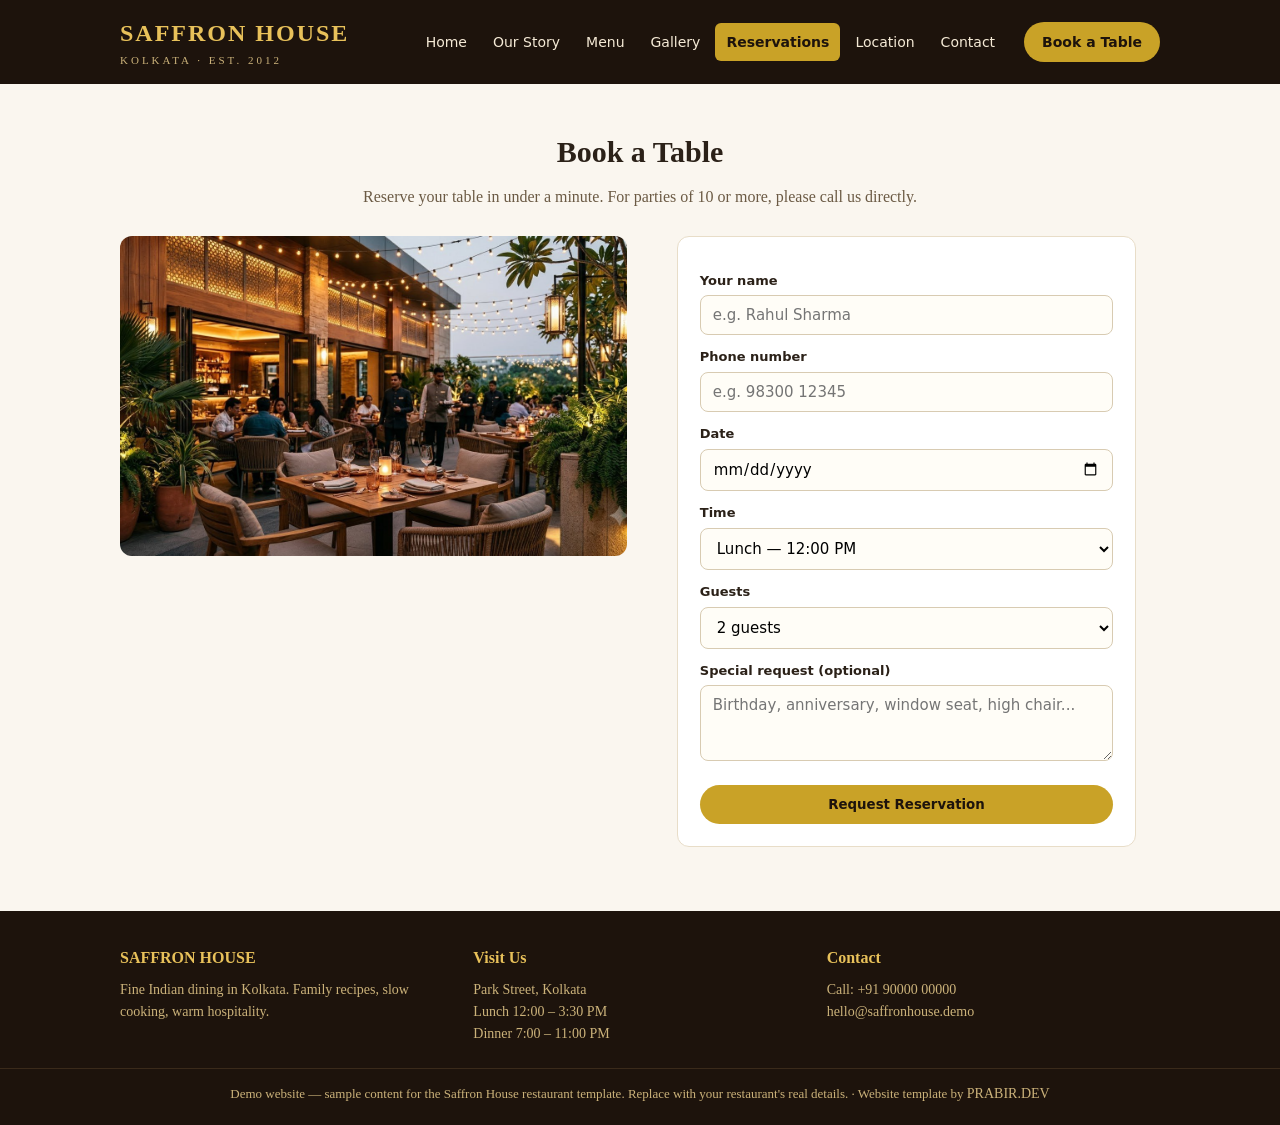
<file: demos/restaurant/reservations.html>
<!DOCTYPE html>
<html lang="en">
<head>
<meta charset="UTF-8">
<meta name="viewport" content="width=device-width, initial-scale=1.0">
<title>Reservations — Saffron House, Kolkata</title>
<link rel="stylesheet" href="style.css">
</head>
<body>
<header class="site">
  <div class="topbar">
    <a class="brand" href="index.html">SAFFRON HOUSE<small>KOLKATA · EST. 2012</small></a>
    <nav class="main">
      <a href="index.html">Home</a>
      <a href="story.html">Our Story</a>
      <a href="menu.html">Menu</a>
      <a href="gallery.html">Gallery</a>
      <a href="reservations.html" class="active">Reservations</a>
      <a href="location.html">Location</a>
      <a href="contact.html">Contact</a>
    </nav>
    <a class="cta" href="reservations.html">Book a Table</a>
  </div>
</header>

<section>
  <div class="wrap">
    <h2>Book a Table</h2>
    <p class="lead">Reserve your table in under a minute. For parties of 10 or more, please call us directly.</p>
    <div class="split" style="align-items:start">
      <img data-photo="rooftop" alt="Rooftop dining in the evening">
      <form class="book" id="bookForm">
        <label for="rname">Your name</label>
        <input id="rname" type="text" placeholder="e.g. Rahul Sharma" required>
        <label for="rphone">Phone number</label>
        <input id="rphone" type="tel" placeholder="e.g. 98300 12345" required>
        <label for="rdate">Date</label>
        <input id="rdate" type="date" required>
        <label for="rtime">Time</label>
        <select id="rtime">
          <option>Lunch — 12:00 PM</option>
          <option>Lunch — 1:00 PM</option>
          <option>Lunch — 2:00 PM</option>
          <option>Dinner — 7:00 PM</option>
          <option>Dinner — 8:00 PM</option>
          <option>Dinner — 9:00 PM</option>
        </select>
        <label for="rguests">Guests</label>
        <select id="rguests">
          <option>2 guests</option>
          <option>3 guests</option>
          <option>4 guests</option>
          <option>5 guests</option>
          <option>6 guests</option>
          <option>8 guests</option>
          <option>10+ guests (we will call you)</option>
        </select>
        <label for="rnote">Special request (optional)</label>
        <textarea id="rnote" rows="3" placeholder="Birthday, anniversary, window seat, high chair..."></textarea>
        <button class="btn" type="submit">Request Reservation</button>
        <div class="note" id="bookNote"></div>
      </form>
    </div>
  </div>
</section>

<footer class="site">
  <div class="wrap cols">
    <div><h4>SAFFRON HOUSE</h4><p>Fine Indian dining in Kolkata. Family recipes, slow cooking, warm hospitality.</p></div>
    <div><h4>Visit Us</h4><p>Park Street, Kolkata<br>Lunch 12:00 – 3:30 PM<br>Dinner 7:00 – 11:00 PM</p></div>
    <div><h4>Contact</h4><p>Call: +91 90000 00000<br>hello@saffronhouse.demo</p></div>
  </div>
  <p class="fine">Demo website — sample content for the Saffron House restaurant template. Replace with your restaurant's real details. · Website template by <a href="../../index.html">PRABIR.DEV</a></p>
</footer>
<script src="photos.js"></script>
<script>
(function(){function fill(){if(!window.RESTO_PHOTOS)return false;document.querySelectorAll("[data-photo]").forEach(function(im){var k=im.getAttribute("data-photo");if(RESTO_PHOTOS[k])im.src=RESTO_PHOTOS[k];});return true;}if(!fill()){var t=setInterval(function(){if(fill())clearInterval(t);},100);setTimeout(function(){clearInterval(t);},5000);}})();
document.getElementById("bookForm").addEventListener("submit",function(e){
  e.preventDefault();
  var n=document.getElementById("rname").value;
  var d=document.getElementById("rdate").value;
  var t=document.getElementById("rtime").value;
  var g=document.getElementById("rguests").value;
  var note=document.getElementById("bookNote");
  note.textContent="Thank you, "+n+"! Your table request for "+g+" on "+d+" ("+t+") has been received. Our team will call you shortly to confirm. (Demo — no real booking is made.)";
  note.style.display="block";
  note.scrollIntoView({behavior:"smooth",block:"center"});
});
</script>
</body>
</html>
</file>
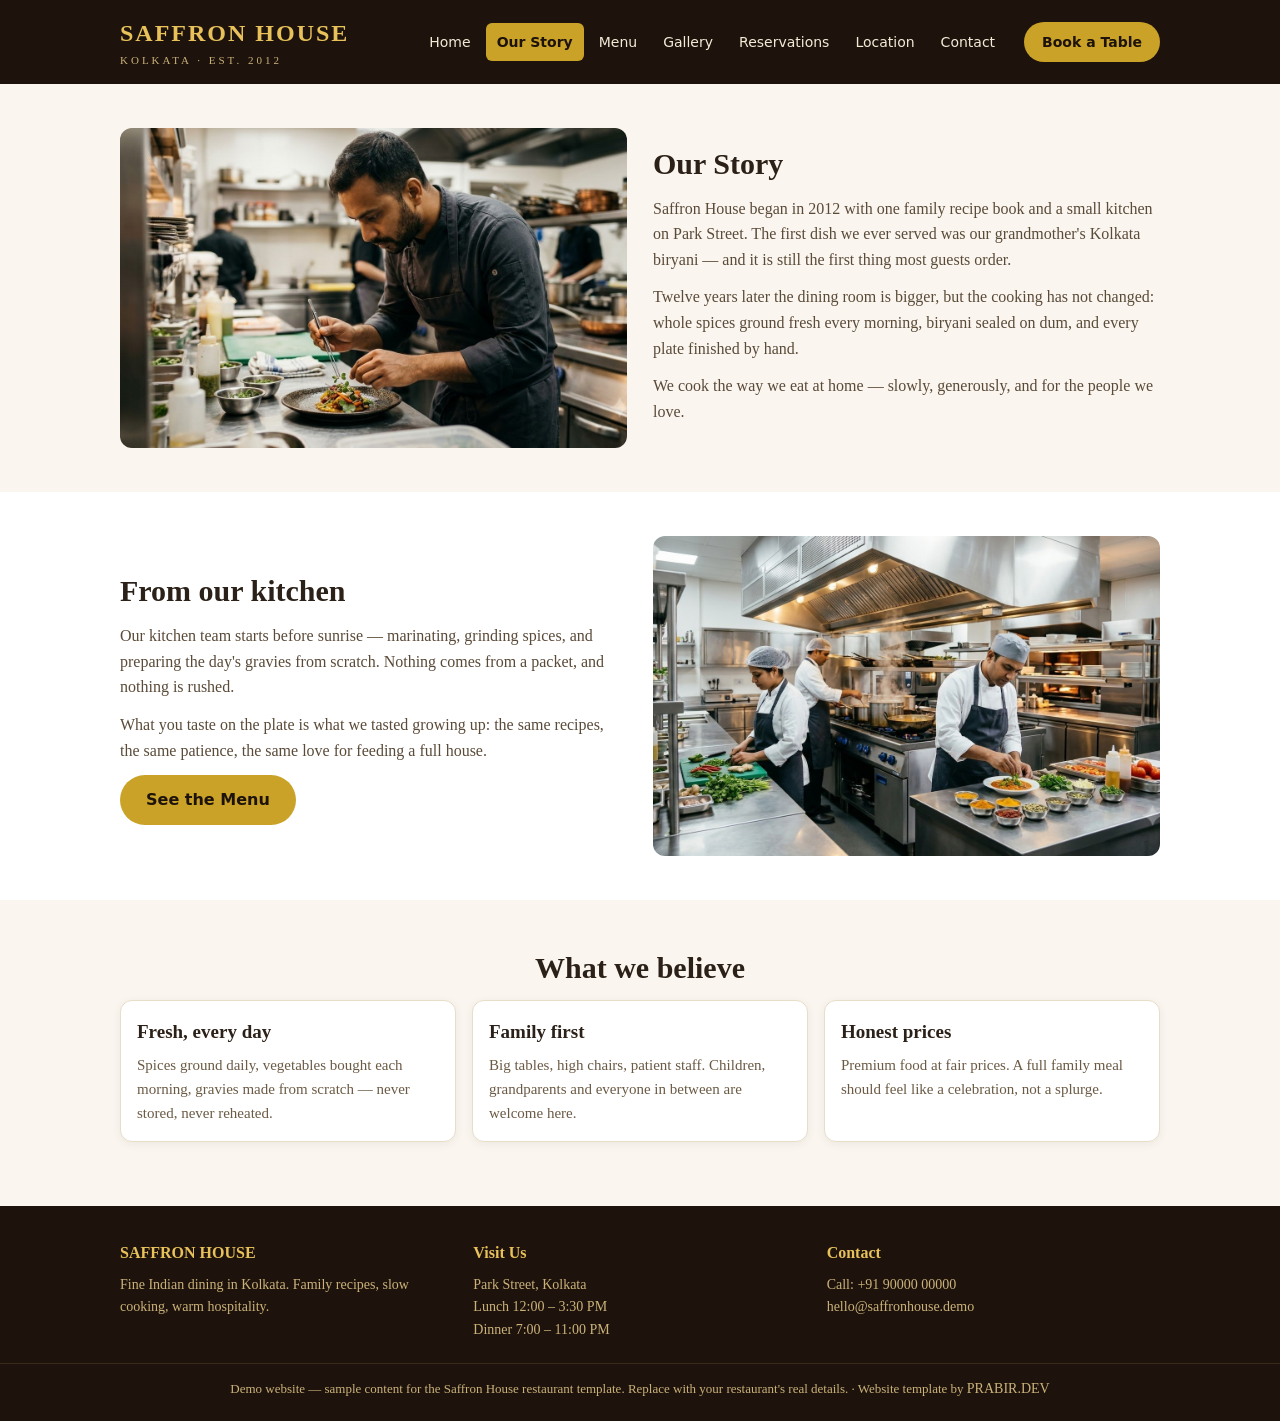
<file: demos/restaurant/story.html>
<!DOCTYPE html>
<html lang="en">
<head>
<meta charset="UTF-8">
<meta name="viewport" content="width=device-width, initial-scale=1.0">
<title>Our Story — Saffron House, Kolkata</title>
<link rel="stylesheet" href="style.css">
</head>
<body>
<header class="site">
  <div class="topbar">
    <a class="brand" href="index.html">SAFFRON HOUSE<small>KOLKATA · EST. 2012</small></a>
    <nav class="main">
      <a href="index.html">Home</a>
      <a href="story.html" class="active">Our Story</a>
      <a href="menu.html">Menu</a>
      <a href="gallery.html">Gallery</a>
      <a href="reservations.html">Reservations</a>
      <a href="location.html">Location</a>
      <a href="contact.html">Contact</a>
    </nav>
    <a class="cta" href="reservations.html">Book a Table</a>
  </div>
</header>

<section>
  <div class="wrap split">
    <img data-photo="chef" alt="Our chef plating a dish">
    <div>
      <h2>Our Story</h2>
      <p>Saffron House began in 2012 with one family recipe book and a small kitchen on Park Street. The first dish we ever served was our grandmother's Kolkata biryani — and it is still the first thing most guests order.</p>
      <p>Twelve years later the dining room is bigger, but the cooking has not changed: whole spices ground fresh every morning, biryani sealed on dum, and every plate finished by hand.</p>
      <p>We cook the way we eat at home — slowly, generously, and for the people we love.</p>
    </div>
  </div>
</section>

<section style="background:#fff">
  <div class="wrap split">
    <div>
      <h2>From our kitchen</h2>
      <p>Our kitchen team starts before sunrise — marinating, grinding spices, and preparing the day's gravies from scratch. Nothing comes from a packet, and nothing is rushed.</p>
      <p>What you taste on the plate is what we tasted growing up: the same recipes, the same patience, the same love for feeding a full house.</p>
      <a class="btn" href="menu.html">See the Menu</a>
    </div>
    <img data-photo="kitchen" alt="Chefs at work in the Saffron House kitchen">
  </div>
</section>

<section>
  <div class="wrap">
    <h2>What we believe</h2>
    <div class="cards">
      <div class="card"><div class="pad"><h3>Fresh, every day</h3><p>Spices ground daily, vegetables bought each morning, gravies made from scratch — never stored, never reheated.</p></div></div>
      <div class="card"><div class="pad"><h3>Family first</h3><p>Big tables, high chairs, patient staff. Children, grandparents and everyone in between are welcome here.</p></div></div>
      <div class="card"><div class="pad"><h3>Honest prices</h3><p>Premium food at fair prices. A full family meal should feel like a celebration, not a splurge.</p></div></div>
    </div>
  </div>
</section>

<footer class="site">
  <div class="wrap cols">
    <div><h4>SAFFRON HOUSE</h4><p>Fine Indian dining in Kolkata. Family recipes, slow cooking, warm hospitality.</p></div>
    <div><h4>Visit Us</h4><p>Park Street, Kolkata<br>Lunch 12:00 – 3:30 PM<br>Dinner 7:00 – 11:00 PM</p></div>
    <div><h4>Contact</h4><p>Call: +91 90000 00000<br>hello@saffronhouse.demo</p></div>
  </div>
  <p class="fine">Demo website — sample content for the Saffron House restaurant template. Replace with your restaurant's real details. · Website template by <a href="../../index.html">PRABIR.DEV</a></p>
</footer>
<script src="photos.js"></script>
<script>
(function(){function fill(){if(!window.RESTO_PHOTOS)return false;document.querySelectorAll("[data-photo]").forEach(function(im){var k=im.getAttribute("data-photo");if(RESTO_PHOTOS[k])im.src=RESTO_PHOTOS[k];});return true;}if(!fill()){var t=setInterval(function(){if(fill())clearInterval(t);},100);setTimeout(function(){clearInterval(t);},5000);}})();
</script>
</body>
</html>
</file>
<file: style.css>
/* PRABIR.DEV v2 — Discord-style dark theme. Palette: blurple #5865F2 accent,
   Discord darks #1e1f22 / #313338 / #2b2d31 / #111214, green #23a559. */
:root{
  --blurple:#5865f2; --blurple-hover:#4752c4; --green:#23a559; --green-dark:#1f8b4d;
  --bg0:#111214; --bg1:#1e1f22; --bg2:#2b2d31; --bg3:#313338; --bg4:#383a40;
  --text:#dbdee1; --text-dim:#b5bac1; --text-mut:#949ba4; --line:#3f4147;
  --yellow:#f0b232; --red:#da373c; --radius:10px;
}
*{box-sizing:border-box;margin:0;padding:0}
html{scroll-behavior:smooth}
body{background:var(--bg0);color:var(--text);font:16px/1.55 "gg sans",Whitney,"Helvetica Neue",system-ui,-apple-system,"Segoe UI",sans-serif}
a{color:inherit;text-decoration:none}
button{font:inherit;cursor:pointer}
input,select,textarea{font:inherit;color:var(--text);background:var(--bg0);border:1px solid var(--line);border-radius:8px;padding:10px 12px;width:100%}
input:focus,select:focus,textarea:focus{outline:2px solid var(--blurple);outline-offset:0;border-color:var(--blurple)}
.app{display:flex;min-height:100vh}
/* ---- server rail ---- */
.rail{width:72px;background:var(--bg0);padding:12px 0;display:flex;flex-direction:column;align-items:center;gap:10px;position:sticky;top:0;height:100vh;flex-shrink:0}
.rail-logo{width:48px;height:48px;border-radius:14px;background:var(--blurple);color:#fff;display:flex;align-items:center;justify-content:center;font-weight:800;font-size:15px;letter-spacing:.5px;cursor:pointer}
.rail-logo:hover{border-radius:16px;background:var(--blurple-hover)}
.rail-sep{width:32px;height:2px;background:var(--line);border-radius:2px}
.rail-btn{width:48px;height:48px;border-radius:50%;background:var(--bg2);color:var(--text-dim);border:0;font-size:20px;font-weight:700;display:flex;align-items:center;justify-content:center}
.rail-btn:hover,.rail-btn.active{border-radius:16px;background:var(--blurple);color:#fff}
.rail-btn span{font-size:11px;font-weight:800}
/* ---- channels sidebar ---- */
.side{width:240px;background:var(--bg1);padding:14px 10px;position:sticky;top:0;height:100vh;overflow-y:auto;flex-shrink:0}
.side h1{font-size:17px;padding:6px 8px 12px;border-bottom:1px solid var(--line);margin-bottom:12px}
.side h1 b{color:var(--blurple)}
.side h2{font-size:11px;letter-spacing:1px;text-transform:uppercase;color:var(--text-mut);padding:14px 8px 6px}
.chan{display:flex;align-items:center;gap:8px;padding:7px 10px;border-radius:6px;color:var(--text-dim);font-weight:600;font-size:15px;cursor:pointer;border:0;background:none;width:100%;text-align:left}
.chan:hover{background:var(--bg3);color:var(--text)}
.chan.active{background:var(--bg4);color:#fff}
.chan .hash{color:var(--text-mut);font-weight:700}
.side .me{margin-top:18px;background:var(--bg2);border-radius:8px;padding:10px}
.side .me b{display:block;font-size:14px}
.side .me small{color:var(--text-mut)}
.side .me .wa-btn{margin-top:10px}
/* ---- main ---- */
.main{flex:1;min-width:0;background:var(--bg2);display:flex;flex-direction:column}
.topbar{position:sticky;top:0;z-index:20;background:var(--bg2);border-bottom:1px solid var(--line);padding:12px 24px;display:flex;align-items:center;gap:14px}
.topbar .hash{color:var(--text-mut);font-size:22px;font-weight:700}
.topbar h2{font-size:16px}
.topbar .spacer{flex:1}
.content{padding:24px;max-width:1060px;width:100%;margin:0 auto}
.view{display:none}
.view.on{display:block}
.hero{background:linear-gradient(135deg,var(--blurple),#7b5cf0 55%,#9b6df3);border-radius:14px;padding:36px 32px;color:#fff;margin-bottom:22px}
.hero h2{font-size:clamp(26px,4vw,40px);line-height:1.15;margin-bottom:10px}
.hero p{opacity:.92;max-width:640px;margin-bottom:18px}
.btn{display:inline-block;background:var(--blurple);color:#fff;border:0;border-radius:8px;padding:10px 18px;font-weight:700;font-size:14px}
.btn:hover{background:var(--blurple-hover)}
.btn.green{background:var(--green)}
.btn.green:hover{background:var(--green-dark)}
.btn.ghost{background:transparent;border:1px solid var(--line);color:var(--text)}
.btn.ghost:hover{background:var(--bg3)}
.btn.small{padding:7px 12px;font-size:13px}
.btnrow{display:flex;gap:10px;flex-wrap:wrap;margin-top:14px}
.card{background:var(--bg3);border:1px solid var(--line);border-radius:var(--radius);padding:18px}
.grid{display:grid;grid-template-columns:repeat(auto-fill,minmax(240px,1fr));gap:14px}
.grid .card{padding:0;overflow:hidden;display:flex;flex-direction:column}
.thumb{height:110px;display:flex;align-items:flex-end;padding:12px;color:#fff;font-weight:800;font-size:17px;text-shadow:0 1px 4px rgba(0,0,0,.5)}
.thumb .tag{background:rgba(0,0,0,.45);border-radius:6px;padding:3px 8px;font-size:11px;font-weight:700;letter-spacing:.5px;text-transform:uppercase}
.tag{display:inline-block;background:var(--bg4);border:1px solid var(--line);border-radius:6px;padding:3px 8px;font-size:11px;font-weight:700;letter-spacing:.5px;text-transform:uppercase;color:var(--text-dim)}
.cardbody{padding:14px;display:flex;flex-direction:column;gap:8px;flex:1}
.cardbody h3{font-size:16px}
.cardbody .feat{color:var(--text-dim);font-size:13px}
.price{font-size:19px;font-weight:800}
.price small{font-size:12px;color:var(--text-mut);font-weight:600}
.feat-badge{display:inline-block;background:var(--yellow);color:#111;font-size:11px;font-weight:800;border-radius:5px;padding:2px 7px}
section.block{margin:28px 0}
section.block>h2{font-size:22px;margin-bottom:6px}
section.block>.sub{color:var(--text-dim);margin-bottom:16px}
.bar{display:flex;gap:10px;flex-wrap:wrap;margin:14px 0}
.bar input{flex:1;min-width:180px}
.bar select{width:auto;min-width:150px}
.count{color:var(--text-mut);font-size:13px;margin:6px 0 12px}
.pillrow{display:flex;gap:8px;flex-wrap:wrap;margin:10px 0}
.pill{background:var(--bg3);border:1px solid var(--line);color:var(--text-dim);border-radius:20px;padding:6px 13px;font-size:13px;font-weight:600}
.pill.active{background:var(--blurple);color:#fff;border-color:var(--blurple)}
/* product detail */
.detail{display:grid;grid-template-columns:1.1fr .9fr;gap:18px}
.demo{border:1px solid var(--line);border-radius:12px;overflow:hidden;background:#fff;color:#222}
.demo .demo-nav{display:flex;justify-content:space-between;padding:12px 16px;border-bottom:1px solid #ddd;font-weight:800}
.demo .demo-nav span{color:var(--blurple)}
.demo .demo-hero{padding:34px 20px;color:#fff}
.demo .demo-hero h3{font-size:24px;margin-bottom:6px}
.demo .demo-hero p{opacity:.9}
.demo .demo-feats{display:grid;grid-template-columns:1fr 1fr;gap:10px;padding:16px}
.demo .demo-feats div{border:1px solid #e3e3e3;border-radius:8px;padding:10px;font-size:13px}
.demo .demo-feats b{display:block;margin-bottom:2px}
.paybox{background:var(--bg3);border:1px solid var(--line);border-radius:12px;padding:20px}
.paybox h3{margin-bottom:8px}
.paybox p{color:var(--text-dim);margin-bottom:12px;font-size:14px}
.paybox .note{background:var(--bg0);border-left:3px solid var(--yellow);border-radius:6px;padding:10px 12px;font-size:13px;color:var(--text-dim);margin-top:12px}
ul.check{list-style:none}
ul.check li{padding:5px 0;color:var(--text-dim)}
ul.check li::before{content:"✓ ";color:var(--green);font-weight:800}
.steps{display:grid;grid-template-columns:repeat(auto-fit,minmax(150px,1fr));gap:12px}
.steps .card{text-align:center}
.steps .num{width:36px;height:36px;border-radius:50%;background:var(--blurple);color:#fff;font-weight:800;display:flex;align-items:center;justify-content:center;margin:0 auto 10px}
.faq details{background:var(--bg3);border:1px solid var(--line);border-radius:8px;padding:14px 16px;margin-bottom:10px}
.faq summary{font-weight:700;cursor:pointer}
.faq p{color:var(--text-dim);margin-top:8px}
/* reviews */
.stars{color:var(--yellow);letter-spacing:2px;font-size:18px}
.review{background:var(--bg3);border:1px solid var(--line);border-radius:10px;padding:14px 16px;margin-bottom:12px}
.review .rhead{display:flex;gap:10px;align-items:baseline;flex-wrap:wrap}
.review .rhead b{font-size:15px}
.review .rhead small{color:var(--text-mut)}
.review p{color:var(--text-dim);margin-top:6px}
.sample-tag{font-size:11px;background:var(--bg4);border:1px solid var(--line);border-radius:5px;padding:2px 7px;color:var(--text-mut)}
.review-form{background:var(--bg3);border:1px solid var(--line);border-radius:12px;padding:18px;margin-top:16px}
.review-form label{display:block;font-size:13px;color:var(--text-dim);margin:12px 0 5px}
.review-form .row2{display:grid;grid-template-columns:1fr 1fr;gap:12px}
.gsi-box{background:var(--bg0);border:1px dashed var(--line);border-radius:10px;padding:14px;margin-bottom:14px}
.gsi-box p{color:var(--text-dim);font-size:13px;margin-bottom:10px}
.google-btn{background:#fff;color:#1f1f1f;border:0;border-radius:8px;padding:10px 16px;font-weight:700;display:flex;align-items:center;gap:10px}
.google-btn .g{font-weight:800;font-size:17px}
.google-btn .g b:nth-child(1){color:#4285f4}.google-btn .g b:nth-child(2){color:#ea4335}
.google-btn .g b:nth-child(3){color:#fbbc05}.google-btn .g b:nth-child(4){color:#34a853}
.demo-note{font-size:12px;color:var(--text-mut);margin-top:10px}
footer.site{border-top:1px solid var(--line);padding:22px 24px;color:var(--text-mut);font-size:13px;text-align:center}
.ad-block{max-width:1060px;margin:26px auto 0;padding:18px 24px 26px;text-align:center}
.ad-block .ad-label{font-size:11px;letter-spacing:1px;color:var(--text-mut);margin-bottom:8px}
@media (max-width:900px){
  .side{display:none}
  .detail{grid-template-columns:1fr}
  .content{padding:16px}
}

/* ---- home: itheit-style shop landing (light) ---- */
#view-home{background:#fff;color:#111;margin:-24px -24px 0;padding-bottom:30px}
.shop-hero{background:#000;color:#fff;padding:52px 28px;display:grid;grid-template-columns:1.05fr .95fr;gap:28px;align-items:center}
.shop-hero h2{font-size:clamp(30px,4.4vw,50px);line-height:1.12;font-weight:800;color:#fff}
.shop-hero p{color:#c9c9c9;margin:14px 0 22px;max-width:560px}
.shop-cta{background:#224DB7;border-radius:999px;padding:13px 26px;text-transform:uppercase;font-size:13px;letter-spacing:.4px}
.shop-cta:hover{background:#1a3d94}
.shop-cta.ghost-light{background:transparent;border:1px solid #555;color:#fff}
.shop-cta.ghost-light:hover{background:#222}
.shop-hero-art{text-align:center}
.face-wrap{position:relative;display:inline-block}
.face-logo{width:220px;height:220px;border-radius:50%;object-fit:cover;border:5px solid #224DB7;box-shadow:0 0 0 8px rgba(34,77,183,.25),0 18px 44px rgba(0,0,0,.55);animation:faceFloat 4s ease-in-out infinite}
.face-wrap::after{content:"";position:absolute;inset:-14px;border-radius:50%;border:2px solid rgba(50,188,69,.7);animation:ringPulse 2.6s ease-out infinite;pointer-events:none}
@keyframes faceFloat{0%,100%{transform:translateY(0)}50%{transform:translateY(-14px)}}
@keyframes ringPulse{0%{transform:scale(.96);opacity:.9}100%{transform:scale(1.12);opacity:0}}
.face-wrap .chip{position:absolute;background:#fff;color:#111;border-radius:999px;padding:7px 13px;font-size:12px;font-weight:800;box-shadow:0 6px 18px rgba(0,0,0,.45);animation:chipFloat 3.4s ease-in-out infinite;white-space:nowrap}
.chip.c1{top:6px;left:-64px;animation-delay:.2s}
.chip.c2{top:52px;right:-58px;animation-delay:.9s}
.chip.c3{bottom:56px;left:-72px;animation-delay:1.5s}
.chip.c4{bottom:8px;right:-52px;animation-delay:2.1s}
@keyframes chipFloat{0%,100%{transform:translateY(0)}50%{transform:translateY(-9px)}}
.face-name{color:#fff;font-weight:800;margin-top:18px;letter-spacing:1px}
.face-name span{display:block;color:#9a9a9a;font-weight:600;font-size:13px;letter-spacing:0}
.shop-section{max-width:1060px;margin:0 auto;padding:28px 24px 0}
.shop-pills{justify-content:center;margin:4px 0 14px}
#view-home .pill{background:#fff;border:1px solid #c9d4ea;color:#224DB7}
#view-home .pill.active{background:#32BC45;border-color:#32BC45;color:#fff}
#view-home .shop-grid .card{background:#fff;border:1px solid #e5e5e5;box-shadow:0 2px 10px rgba(0,0,0,.06)}
#view-home .thumb{height:150px}
#view-home .cardbody h3{color:#111}
#view-home .cardbody .feat{color:#555}
#view-home .price{color:#1fae3f}
#view-home .price small{color:#888}
#view-home .count{color:#777}
.shop-faq h2{font-size:28px;font-weight:800;color:#111;margin-bottom:6px}
#view-home .faq details{background:#fff;border:0;border-bottom:1px solid #e5e5e5;border-radius:0;padding:16px 4px}
#view-home .faq summary{color:#111}
#view-home .faq p{color:#555}
@media (max-width:900px){
  #view-home{margin:-16px -16px 0}
  .shop-hero{grid-template-columns:1fr;padding:36px 20px;text-align:center}
  .shop-hero p{margin-left:auto;margin-right:auto}
  .shop-hero .btnrow{justify-content:center}
  .face-logo{width:180px;height:180px}
  .face-wrap .chip{display:none}
}

/* PRABIR.DEV — premium product detail pages inspired by editorial hotel/clinic layouts */
.detail-back{display:inline-flex;margin:4px 0 18px;color:#53617a;font-weight:700;font-size:14px}
.product-hero{--product-accent:#3157a4;display:grid;grid-template-columns:.9fr 1.1fr;gap:36px;align-items:center;background:#f2f6fb;color:#14213a;border-radius:22px;padding:clamp(24px,5vw,58px);overflow:hidden}
.product-eyebrow,.section-kicker{display:block;font-size:11px;font-weight:800;letter-spacing:2px;color:var(--product-accent,#3157a4);margin-bottom:14px}
.product-hero h1{font-size:clamp(32px,5vw,58px);line-height:1.04;letter-spacing:-1.7px;margin:0 0 16px;color:#14213a}
.product-hero-copy>p{font-size:16px;color:#5b6678;max-width:480px}
.product-buy{background:#24477f!important;border-radius:999px;padding:13px 22px!important}
.product-visual{background:#101820;padding:12px;border-radius:18px;box-shadow:0 24px 55px #172b4730;transform:rotate(1deg)}
.visual-window-top{height:32px;color:#cbd5e1;font-size:9px;letter-spacing:1px;padding:7px 10px}
.visual-window-inner{min-height:310px;border-radius:8px;padding:clamp(24px,5vw,55px);display:flex;flex-direction:column;justify-content:center;color:#fff;gap:14px;background-size:cover}
.visual-kicker{font-size:10px;letter-spacing:2px;font-weight:800;opacity:.8}
.visual-window-inner strong{font-size:clamp(27px,4vw,48px);line-height:1.08;max-width:440px;text-transform:uppercase}
.visual-window-inner small{font-size:12px;letter-spacing:1px}
.product-overview,.showcase-section{padding:clamp(32px,6vw,70px) clamp(8px,2vw,18px);color:#182234}
.product-overview h2,.showcase-section h2,.prompt-panel h2{font-size:clamp(25px,3.5vw,38px);line-height:1.15;max-width:720px;margin-bottom:12px;color:#17243a}
.section-lead{max-width:720px;color:#687386;font-size:15px;margin-bottom:26px}
.pro-feature-grid{display:grid;grid-template-columns:repeat(3,minmax(0,1fr));gap:14px;margin-top:28px}
.pro-feature{padding:22px;background:#f4f7fb;border-radius:14px;min-height:150px;border:1px solid #e7edf5}
.feature-index{font-size:11px;letter-spacing:1px;color:var(--product-accent,#3157a4);font-weight:900}
.pro-feature h3{font-size:16px;color:#1b2a43;margin:12px 0 6px}.pro-feature p{font-size:13px;color:#738095}
.showcase-section{background:#111820;color:#fff;margin:0 -24px;padding-left:clamp(24px,5vw,64px);padding-right:clamp(24px,5vw,64px)}
.showcase-section h2{color:#fff}.showcase-section .section-kicker{color:#9fb9ee}.showcase-section .section-lead{color:#b7c0ce}
.showcase-mock{max-width:900px;margin:28px auto 0;box-shadow:0 22px 50px #0007;border-radius:14px;overflow:hidden}.showcase-mock .demo{border:0;border-radius:0}.showcase-mock .demo-hero{min-height:210px;display:flex;flex-direction:column;justify-content:center;padding:40px}
.deliver-grid{display:grid;grid-template-columns:repeat(2,minmax(0,1fr));gap:12px}.deliver-item{padding:15px 18px;background:#f4f7fb;border-radius:10px;color:#33435b;font-size:14px;font-weight:650}
.prompt-panel{background:#f0f4fa;border-radius:18px;padding:clamp(24px,4vw,42px);margin:8px 0 30px;color:#1b2a43}.prompt-panel .section-kicker{color:#3157a4}.image-prompt{white-space:pre-wrap;overflow-wrap:anywhere;background:#fff;border:1px solid #dce4ef;border-radius:12px;padding:18px;color:#4b586c;font:13px/1.7 ui-monospace,monospace;max-height:220px;overflow:auto;margin:18px 0}.copy-prompt{background:#24477f;border-radius:8px;padding:12px 20px}
.product-final-cta{background:#14233a;color:#fff;text-align:center;padding:clamp(34px,6vw,65px) 22px;border-radius:18px;margin:24px 0}.product-final-cta .product-eyebrow{color:#a9c4fa}.product-final-cta h2{font-size:clamp(27px,4vw,42px);margin-bottom:10px}.product-final-cta p{color:#c3ccda;max-width:600px;margin:0 auto 20px}
@media(max-width:760px){.product-hero{grid-template-columns:1fr;gap:24px;border-radius:14px;padding:25px 20px}.visual-window-inner{min-height:220px}.pro-feature-grid{grid-template-columns:repeat(2,minmax(0,1fr))}.showcase-section{margin:0 -16px;padding:38px 16px}.showcase-mock .demo-hero{min-height:160px;padding:24px}.deliver-grid{grid-template-columns:1fr}.product-overview,.showcase-section{padding-top:38px;padding-bottom:38px}}
@media(max-width:420px){.pro-feature-grid{grid-template-columns:1fr}.product-hero h1{font-size:34px}.product-hero .btnrow{align-items:stretch}.product-hero .btnrow .btn{width:100%;text-align:center}}

/* PRABIR.DEV package pricing + product catalogue polish */
.price-note{font-size:11px!important;color:#687386!important;line-height:1.4;margin:2px 0 5px}
#view-home .price-note{color:#657080!important}
.product-breadcrumb{font-size:10px;letter-spacing:1.7px;font-weight:800;color:#8290a2;margin:0 0 12px}
.package-price-box{margin:22px 0 8px;padding:17px 18px;background:#fff;border:1px solid #dfe7f1;border-radius:14px;max-width:480px;box-shadow:0 10px 28px #14233a0c}
.package-label{display:block;font-size:10px;letter-spacing:1.5px;font-weight:900;color:#3157a4}
.package-total{display:block;font-size:clamp(30px,4vw,42px);line-height:1.2;color:#14233a;margin:5px 0}
.package-breakdown{font-size:13px;color:#536174;margin:0 0 5px}
.package-includes{font-size:12px;color:#788497;margin:0}
.detail-page-nav{display:flex;gap:8px;align-items:center;flex-wrap:wrap;padding:15px;margin:22px 0;background:#fff;border:1px solid #e3e9f1;border-radius:13px;box-shadow:0 8px 24px #14233a08}
.detail-page-nav b{font-size:10px;letter-spacing:1.2px;color:#3157a4;margin-right:5px}
.detail-page-nav a{font-size:12px;font-weight:700;color:#3c4c64;background:#f1f5fa;padding:7px 10px;border-radius:999px}
.detail-page-nav a:hover{background:#dfe9f8;color:#1d3e73}
.demo-page-grid{display:grid;grid-template-columns:repeat(2,minmax(0,1fr));gap:18px;margin-top:25px}
.demo-page-card{background:#fff;border-radius:15px;overflow:hidden;box-shadow:0 10px 28px #0002;scroll-margin-top:90px}
.demo-page-image{height:190px;background:linear-gradient(135deg,var(--tile),#101820 85%);display:flex;align-items:flex-end;justify-content:space-between;padding:17px;color:#fff;position:relative;isolation:isolate}
.demo-page-image:before{content:"";position:absolute;inset:0;background:repeating-linear-gradient(135deg,#ffffff0c 0 1px,transparent 1px 13px);z-index:-1}
.demo-page-image span{font-size:34px;font-weight:900;opacity:.7}
.demo-page-image small{font-size:9px;letter-spacing:1.4px;font-weight:900;background:#0006;padding:6px 8px;border-radius:4px}
.demo-page-copy{padding:17px 19px 20px}.demo-page-copy h3{color:#17243a;font-size:18px;margin:0 0 6px}.demo-page-copy p{color:#748094;font-size:13px;margin:0}
.location-placeholder{margin:28px 0;padding:clamp(22px,4vw,38px);background:#f2f6fb;color:#17243a;border-radius:18px}
.location-placeholder h2{font-size:clamp(24px,3vw,34px);margin:0 0 10px}.location-placeholder p{color:#69778b;max-width:760px}
.map-placeholder{margin-top:20px;min-height:170px;border-radius:13px;border:1px dashed #aab8ca;background:linear-gradient(135deg,#e5edf5,#dce8e4);display:flex;flex-direction:column;align-items:center;justify-content:center;color:#38516f;gap:7px}
.map-placeholder span{font-weight:900;letter-spacing:2px}.map-placeholder small{font-size:12px}
.more-wrap{position:relative}.more-btn{width:38px;height:38px;border:1px solid var(--line);background:var(--bg3);color:#fff;border-radius:9px;font-size:24px;line-height:1}
.more-menu{display:none;position:absolute;right:0;top:46px;z-index:60;min-width:170px;padding:7px;background:#1e2228;border:1px solid #444b55;border-radius:11px;box-shadow:0 14px 35px #0008}
.more-menu.open{display:grid}.more-menu button{background:transparent;border:0;color:#e8edf4;text-align:left;padding:10px;border-radius:7px;font-size:13px}.more-menu button:hover{background:#343c47}
.mobile-bottom-nav{display:none}
@media(max-width:760px){
 .demo-page-grid{grid-template-columns:1fr}.demo-page-image{height:165px}
 .detail-page-nav{flex-wrap:nowrap;overflow-x:auto;white-space:nowrap}.detail-page-nav b{position:sticky;left:0;background:#fff;padding:4px}
 .mobile-bottom-nav{display:flex;position:fixed;z-index:50;left:0;right:0;bottom:0;background:#10151d;border-top:1px solid #394351;padding:7px 4px calc(7px + env(safe-area-inset-bottom));justify-content:space-around;box-shadow:0 -8px 24px #0003}
 .mobile-bottom-nav a{display:flex;flex-direction:column;align-items:center;gap:1px;min-width:52px;color:#dbe4f1;font-size:19px;font-weight:800;line-height:1.15}
 .mobile-bottom-nav span{font-size:9px;letter-spacing:.2px;color:#aeb9c9;font-weight:600}
 body{padding-bottom:68px}.more-btn{width:36px;height:36px}
 .content{padding-bottom:88px}
}
.photo-slot-gallery{margin-top:28px}.photo-slot-gallery h3{color:#fff;font-size:18px;margin:0 0 14px}.photo-slot{min-height:110px;padding:14px;background:linear-gradient(135deg,#ffffff16,#ffffff05);border:1px dashed #ffffff55;border-radius:10px;display:flex;flex-direction:column;justify-content:flex-end;gap:4px;color:#fff}.photo-slot b{font-size:12px;letter-spacing:1px}.photo-slot small{font-size:10px;color:#c5ced9}.photo-slot-gallery{display:grid;grid-template-columns:repeat(5,minmax(0,1fr));gap:10px}.photo-slot-gallery h3{grid-column:1/-1}@media(max-width:760px){.photo-slot-gallery{grid-template-columns:repeat(2,minmax(0,1fr))}}

/* Clear website-only vs optional domain+hosting pricing */
.card-price-options{display:grid;gap:7px;margin:14px 0 8px}
.card-price-options .price{margin:0;color:#1b2a43;font-size:22px;font-weight:850}
.card-price-options .price small{display:block;font-size:10px;line-height:1.4;color:#788497;font-weight:650;margin-top:2px}
.card-price-options .hosted-price{padding:9px 11px;background:#edf4ff;border:1px solid #d6e4fa;border-radius:9px;color:#24477f!important}
.price-note{font-size:11px!important;line-height:1.5}
.price-option{padding:13px 14px;border:1px solid #dce4ef;border-radius:11px;margin-top:10px;background:#f8fafc}
.price-option b{display:block;font-size:10px;letter-spacing:1px;color:#52627a}
.price-option .option-price{display:block;font-size:27px;line-height:1.25;color:#17243a;margin:4px 0}
.price-option p{font-size:12px;color:#65748a;margin:0}
.price-option.featured-option{background:#edf4ff;border-color:#b9cdee}
.plan-cadence{font-size:12px;color:#748094;margin:6px 0 10px}
#view-pricing #planGrid .card{padding:20px}
#view-pricing #planGrid .price{font-size:27px}
@media(max-width:760px){.card-price-options{gap:9px}.price-option .option-price{font-size:25px}}
</file>
<file: demos/restaurant/style.css>
/* Saffron House — demo restaurant website (PRABIR.DEV template) */
*{box-sizing:border-box;margin:0;padding:0}
body{font:16px/1.6 Georgia,"Times New Roman",serif;background:#faf6ef;color:#2b2118}
a{color:inherit;text-decoration:none}
img{display:block;max-width:100%}
.wrap{max-width:1080px;margin:0 auto;padding:0 20px}
header.site{background:#1d130c;color:#f5ead6;position:sticky;top:0;z-index:10}
.topbar{display:flex;align-items:center;gap:18px;padding:14px 20px;max-width:1080px;margin:0 auto;flex-wrap:wrap}
.brand{font-size:24px;font-weight:700;letter-spacing:2px;color:#e8c15a}
.brand small{display:block;font-size:11px;letter-spacing:3px;color:#cbb27a;font-weight:400}
nav.main{margin-left:auto;display:flex;gap:4px;flex-wrap:wrap}
nav.main a{padding:8px 11px;border-radius:6px;font-size:14px;font-family:system-ui,sans-serif}
nav.main a:hover{background:#3a2a1a}
nav.main a.active{background:#c9a227;color:#1d130c;font-weight:700}
.cta{background:#c9a227;color:#1d130c;font-weight:700;border-radius:999px;padding:9px 18px;font-family:system-ui,sans-serif;font-size:14px}
.cta:hover{background:#e8c15a}
.hero{position:relative;background:#1d130c;color:#fff}
.hero img{width:100%;height:440px;object-fit:cover;opacity:.92}
.hero-text{position:absolute;inset:0;display:flex;flex-direction:column;justify-content:center;align-items:center;text-align:center;padding:20px;background:linear-gradient(180deg,rgba(0,0,0,.25),rgba(0,0,0,.55))}
.hero-text h1{font-size:clamp(38px,6vw,64px);letter-spacing:2px;text-shadow:0 2px 14px rgba(0,0,0,.6)}
.hero-text p{font-size:18px;margin:10px 0 20px;max-width:620px;text-shadow:0 1px 8px rgba(0,0,0,.7)}
.btnrow{display:flex;gap:12px;flex-wrap:wrap;justify-content:center}
.btn{display:inline-block;background:#c9a227;color:#1d130c;font-weight:700;border-radius:999px;padding:12px 26px;font-family:system-ui,sans-serif}
.btn:hover{background:#e8c15a}
.btn.ghost{background:transparent;color:#fff;border:1px solid #fff}
.btn.ghost:hover{background:rgba(255,255,255,.15)}
section{padding:44px 0}
section h2{font-size:30px;margin-bottom:8px;text-align:center}
.lead{text-align:center;color:#6b5a44;max-width:680px;margin:0 auto 26px}
.cards{display:grid;grid-template-columns:repeat(auto-fit,minmax(240px,1fr));gap:16px}
.card{background:#fff;border:1px solid #e8ddc8;border-radius:12px;overflow:hidden;box-shadow:0 2px 10px rgba(0,0,0,.06)}
.card img{width:100%;height:180px;object-fit:cover}
.card .pad{padding:16px}
.card h3{font-size:19px;margin-bottom:6px}
.card p{color:#6b5a44;font-size:15px}
.split{display:grid;grid-template-columns:1fr 1fr;gap:26px;align-items:center}
.split img{border-radius:12px;width:100%;height:320px;object-fit:cover}
.split h2{text-align:left}
.split p{color:#5a4a38;margin-bottom:12px}
.menu-group{margin-bottom:28px}
.menu-group h3{font-size:22px;border-bottom:2px solid #c9a227;padding-bottom:6px;margin-bottom:10px}
.dish{display:flex;justify-content:space-between;gap:14px;padding:10px 0;border-bottom:1px dashed #d8cbb2}
.dish b{font-size:17px}
.dish span{color:#6b5a44;font-size:14px;display:block}
.dish .price{font-weight:700;color:#8a6d1f;white-space:nowrap}
.tag{display:inline-block;background:#c9a227;color:#1d130c;font-size:11px;font-weight:700;border-radius:5px;padding:2px 8px;letter-spacing:1px}
.gallery-grid{display:grid;grid-template-columns:repeat(auto-fill,minmax(300px,1fr));gap:14px}
.gallery-grid figure{background:#fff;border:1px solid #e8ddc8;border-radius:12px;overflow:hidden}
.gallery-grid img{width:100%;height:220px;object-fit:cover}
.gallery-grid figcaption{padding:10px 14px;font-size:14px;color:#6b5a44}
form.book{background:#fff;border:1px solid #e8ddc8;border-radius:12px;padding:22px;max-width:520px;margin:0 auto}
form.book label{display:block;font-family:system-ui,sans-serif;font-size:13px;font-weight:600;margin:12px 0 4px}
form.book input,form.book select,form.book textarea{width:100%;padding:10px 12px;border:1px solid #d8cbb2;border-radius:8px;font:15px system-ui,sans-serif;background:#fffdf7}
form.book button{margin-top:16px;width:100%;border:0;cursor:pointer}
.note{background:#fff8e1;border:1px solid #e8c15a;border-radius:10px;padding:14px 16px;text-align:center;margin-top:18px;display:none}
.hours{width:100%;max-width:480px;margin:0 auto;border-collapse:collapse;background:#fff}
.hours td{padding:10px 14px;border-bottom:1px solid #e8ddc8}
.hours td:last-child{text-align:right;font-weight:700}
.mapbox{background:#e9e2d2;border:2px dashed #b9a06a;border-radius:12px;padding:44px 20px;text-align:center;color:#6b5a44}
footer.site{background:#1d130c;color:#cbb27a;padding:34px 0 20px;margin-top:20px}
footer.site .cols{display:grid;grid-template-columns:repeat(auto-fit,minmax(220px,1fr));gap:20px}
footer.site h4{color:#e8c15a;margin-bottom:8px;font-size:16px}
footer.site p,footer.site a{font-size:14px;color:#cbb27a}
footer.site .fine{border-top:1px solid #3a2a1a;margin-top:22px;padding-top:14px;text-align:center;font-size:13px}
@media (max-width:760px){
  .split{grid-template-columns:1fr}
  .hero img{height:320px}
  nav.main{margin-left:0}
}
</file>
